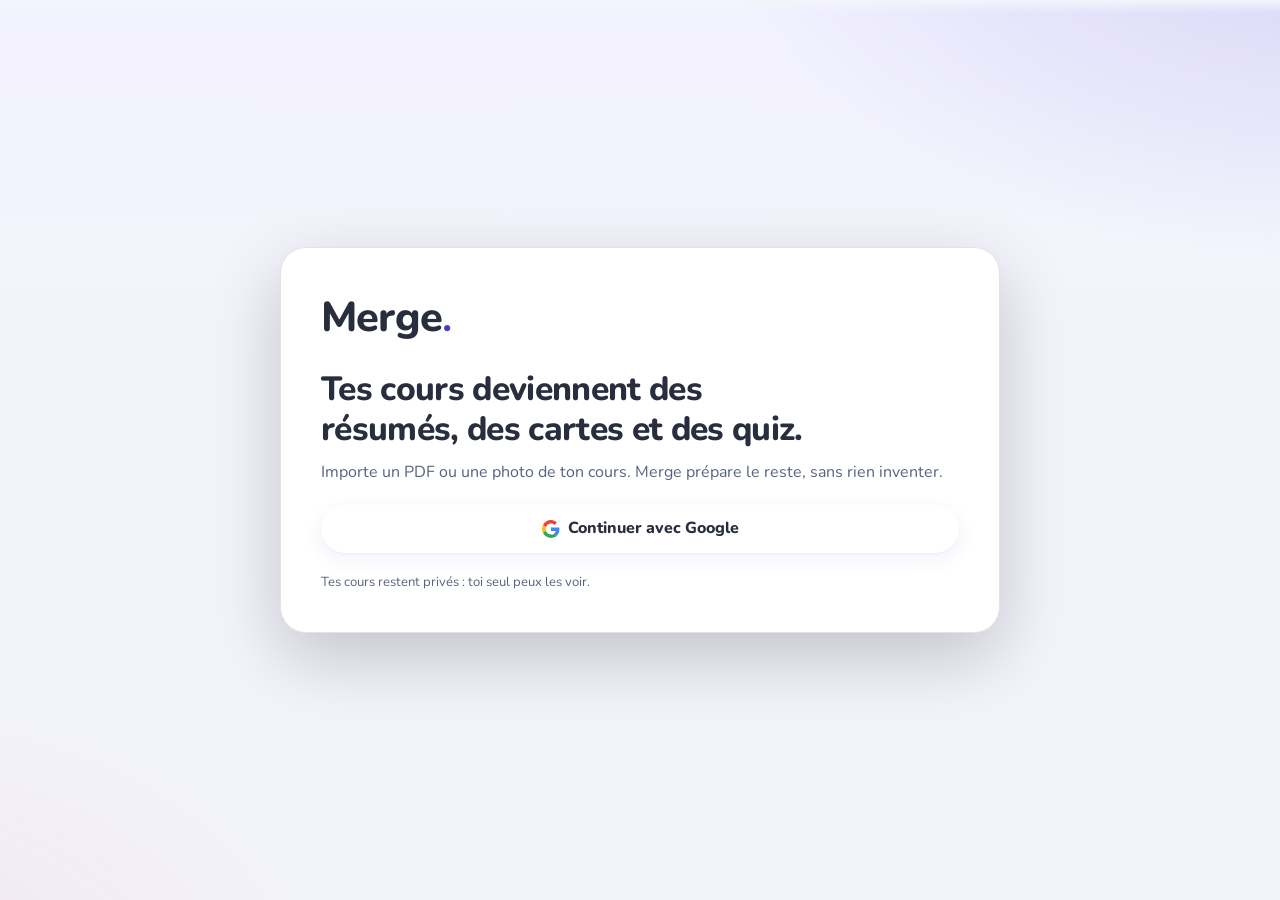
<file: index.html>
<!doctype html>
<html lang="fr">
<head>
<meta charset="utf-8">
<meta name="viewport" content="width=device-width,initial-scale=1,viewport-fit=cover">
<title>Merge.</title>
<meta name="theme-color" content="#4b39c8">
<meta name="apple-mobile-web-app-capable" content="yes">
<meta name="apple-mobile-web-app-title" content="Merge.">
<link rel="manifest" href="manifest.webmanifest">
<link rel="icon" href="icons/icon.svg" type="image/svg+xml">
<link rel="apple-touch-icon" sizes="180x180" href="icons/apple-touch-icon.png">
<link rel="icon" href="icons/icon-192.png" type="image/png" sizes="192x192">
<link rel="preconnect" href="https://fonts.googleapis.com">
<link rel="stylesheet" href="https://fonts.googleapis.com/css2?family=Nunito:wght@500;600;700;800&display=swap">
<link rel="stylesheet" href="css/app.css">
<link rel="preload" href="js/app.js" as="script">
</head>
<body>
<div class="app" id="app"></div>
<nav class="tabs" id="tabs" hidden aria-label="Navigation principale"></nav>
<div class="toast" id="toast" hidden role="status"></div>
<script src="vendor/supabase.js"></script>
<script src="vendor/ts-fsrs.js"></script>
<script src="js/config.js"></script>
<script src="js/app.js"></script>
</body>
</html>
</file>
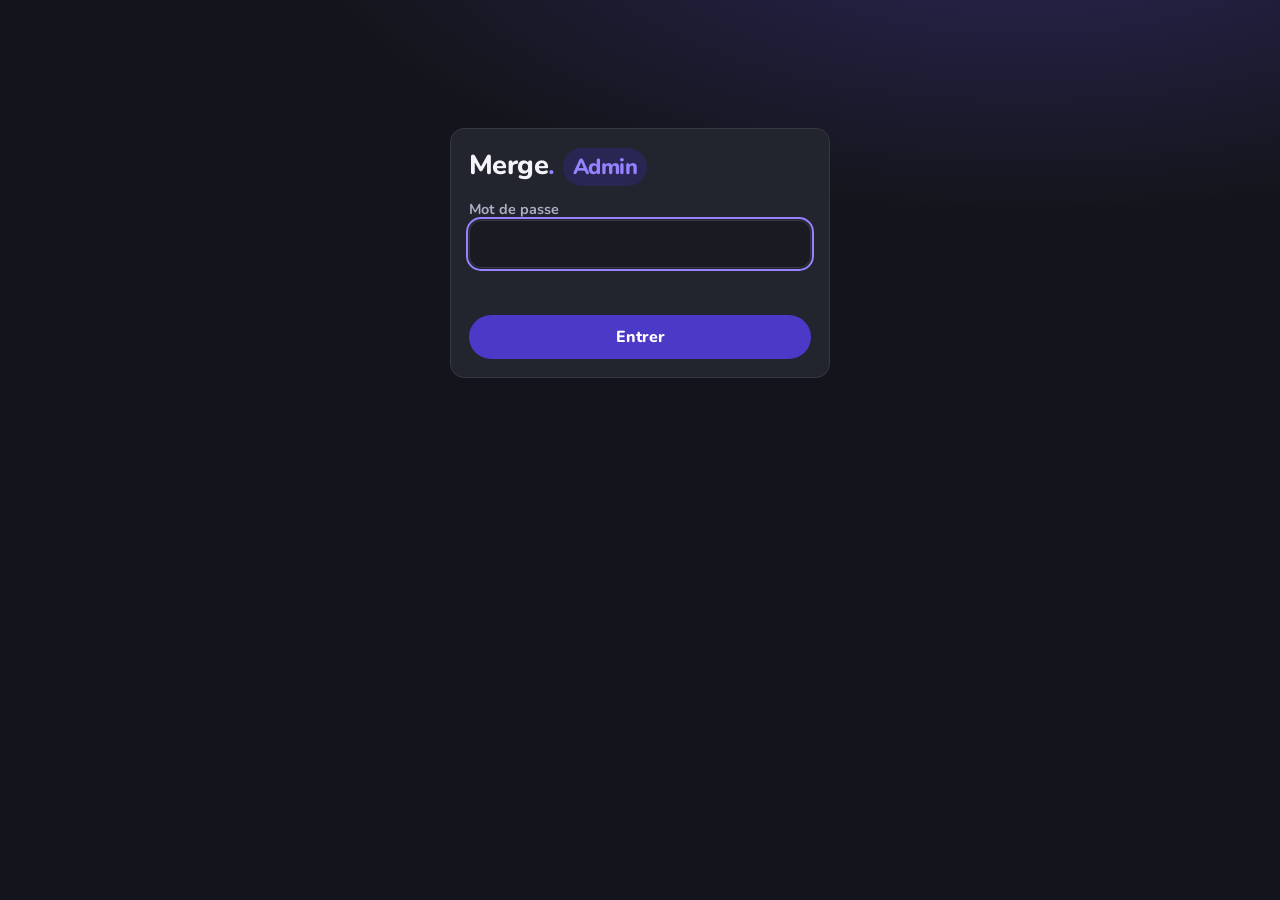
<file: admin/index.html>
<!doctype html>
<html lang="fr">
<head>
<meta charset="utf-8">
<meta name="viewport" content="width=device-width, initial-scale=1, viewport-fit=cover">
<meta name="robots" content="noindex, nofollow">
<title>Merge. Admin</title>
<link rel="preconnect" href="https://fonts.googleapis.com">
<link rel="stylesheet" href="https://fonts.googleapis.com/css2?family=Nunito:wght@400;600;700;800&display=swap">
<style>
:root{--bg:#14151c;--card:#22242e;--line:#343744;--fg:#f4f5f8;--muted:#a9afc2;--accent:#9483ff;--btn:#4b39c8;--soft:#2a2654;--ok:#2bbf8a;--red:#ff8589;color-scheme:dark}
*{box-sizing:border-box}
body{margin:0;background:radial-gradient(1200px 500px at 80% -10%,#2a2654 0,transparent 60%),var(--bg);color:var(--fg);font-family:"Nunito",system-ui,-apple-system,"Segoe UI",Roboto,sans-serif;min-height:100vh}
.wrap{max-width:1280px;margin:0 auto;padding:20px 16px 60px}
.logo{font-weight:800;font-size:1.7em;letter-spacing:-.02em}.logo b{color:var(--accent)}
.top{display:flex;align-items:center;justify-content:space-between;gap:12px;flex-wrap:wrap;margin-bottom:18px}
.tag{font-size:.8em;font-weight:800;color:var(--accent);background:var(--soft);border-radius:99px;padding:4px 10px;margin-left:8px;vertical-align:middle}
.card{background:var(--card);border:1px solid var(--line);border-radius:14px;padding:18px}
.login{max-width:380px;margin:12vh auto 0;display:flex;flex-direction:column;gap:14px}
label{font-weight:700;font-size:.9em;color:var(--muted)}
input{width:100%;min-height:48px;border-radius:12px;border:1px solid var(--line);background:#191a22;color:var(--fg);font:inherit;padding:0 14px}
input:focus{outline:2px solid var(--accent);outline-offset:1px}
.btn{min-height:44px;border:0;border-radius:99px;background:var(--btn);color:#fff;font:inherit;font-weight:800;padding:0 20px;cursor:pointer}
.btn.ghost{background:transparent;border:1px solid var(--line);color:var(--fg)}
.btn:hover{filter:brightness(1.1)}
.err{color:var(--red);font-weight:700;min-height:1.2em;margin:0}
.kpis{display:grid;grid-template-columns:repeat(auto-fit,minmax(170px,1fr));gap:12px;margin-bottom:16px}
.kpi b{display:block;font-size:1.7em;font-weight:800}.kpi span{color:var(--muted);font-size:.9em;font-weight:700}
.bar{display:flex;gap:10px;flex-wrap:wrap;align-items:center;margin-bottom:12px}.bar input{max-width:320px}
.muted{color:var(--muted)}.small{font-size:.85em}
table{width:100%;border-collapse:collapse}
th{font-size:.78em;text-transform:uppercase;letter-spacing:.04em;color:var(--muted);text-align:left;padding:10px 10px;border-bottom:1px solid var(--line);white-space:nowrap}
th button{all:unset;cursor:pointer;min-height:44px;display:inline-flex;align-items:center;gap:4px}
th button[aria-sort]{color:var(--accent)}
td{padding:12px 10px;border-bottom:1px solid var(--line);vertical-align:top}
tr:hover td{background:#262836}
td.n{font-variant-numeric:tabular-nums;white-space:nowrap}
.who b{display:block}.who span{color:var(--muted);font-size:.85em;word-break:break-all}
.dot{display:inline-block;width:8px;height:8px;border-radius:50%;background:var(--line);margin-right:6px}.dot.on{background:var(--ok)}
.list{display:none}
@media (max-width:860px){.tablewrap{display:none}.list{display:flex;flex-direction:column;gap:10px}
  .u{display:grid;grid-template-columns:1fr 1fr;gap:8px 14px}.u .who{grid-column:1/-1}.u div span{display:block;color:var(--muted);font-size:.78em;font-weight:700;text-transform:uppercase;letter-spacing:.03em}}
</style>
</head>
<body>
<div class="wrap" id="root"></div>
<script src="../js/config.js"></script>
<script>
(function () {
  const C = window.CONFIG, root = document.getElementById("root"), KEY = "merge.adminpw";
  const esc = s => String(s == null ? "" : s).replace(/[&<>"']/g, c => ({ "&": "&amp;", "<": "&lt;", ">": "&gt;", '"': "&quot;", "'": "&#39;" }[c]));
  const dur = s => { s = Math.round(s || 0); if (s < 60) return s ? s + " s" : "0"; const h = Math.floor(s / 3600), m = Math.floor(s % 3600 / 60); return h ? h + " h " + String(m).padStart(2, "0") : m + " min"; };
  const ago = d => { if (!d) return "jamais"; const t = (Date.now() - Date.parse(d)) / 1000; if (t < 120) return "à l'instant"; if (t < 3600) return "il y a " + Math.round(t / 60) + " min"; if (t < 86400) return "il y a " + Math.round(t / 3600) + " h"; if (t < 86400 * 30) return "il y a " + Math.round(t / 86400) + " j"; return new Date(d).toLocaleDateString("fr-FR"); };
  const full = d => d ? new Date(d).toLocaleString("fr-FR", { dateStyle: "medium", timeStyle: "short" }) : "";
  let pw = ""; try { pw = sessionStorage.getItem(KEY) || ""; } catch (e) { pw = ""; }
  let data = null, q = "", sort = ["last", -1];
  async function load(payload) {
    const r = await fetch(C.SUPABASE_URL + "/functions/v1/admin", { method: "POST", headers: { "x-admin-password": pw, "Content-Type": "application/json", apikey: C.SUPABASE_PUBLISHABLE_KEY }, body: JSON.stringify(payload || {}) });
    const j = await r.json().catch(() => ({}));
    if (r.status === 401) { try { sessionStorage.removeItem(KEY); } catch (e) { /* rien */ } throw new Error("Mot de passe incorrect."); }
    if (!r.ok) throw new Error(j.detail || "Chargement impossible.");
    return j;
  }
  function login(msg) {
    root.innerHTML = `<form class="card login" id="lf"><div class="logo">Merge<b>.</b><span class="tag">Admin</span></div><div><label for="pw">Mot de passe</label><input id="pw" type="password" autocomplete="current-password" autofocus></div><p class="err" id="er">${esc(msg || "")}</p><button class="btn">Entrer</button></form>`;
    document.getElementById("lf").onsubmit = async e => { e.preventDefault(); pw = document.getElementById("pw").value; document.getElementById("er").textContent = "Vérification…"; try { data = await load(); try { sessionStorage.setItem(KEY, pw); } catch (er) { /* rien */ } draw(); } catch (er) { document.getElementById("er").textContent = er.message; } };
  }
  const COLS = [["name", "Élève", u => (u.name || u.email || "").toLowerCase()], ["last", "Dernière connexion", u => u.last_seen_at || ""], ["d", "Aujourd'hui", u => u.screen.d], ["w", "Semaine", u => u.screen.w], ["m", "Mois", u => u.screen.m], ["all", "À vie", u => u.screen.all], ["ai", "Requêtes IA", u => u.ai.all], ["cards", "Cartes", u => u.cards]];
  // Cadeaux en vrai de la boutique : comptes autorisés et demandes à offrir.
  const GIFTN = { bisou: "Un gros bisou", gout: "Ramzi goûte un truc qu'il n'aime pas", cocazero: "Un Coca Zéro", icedtea: "Un Ice Tea", milkyway: "Un Milky Way", kinder: "Des Kinder", redbull: "Une Red Bull pêche", bretznature: "Des chips Bretz crêpe nature", bretzpesto: "Des chips Bretz pesto mozzarella", reeses: "Des Reese's", massage: "Un massage", tacoscoq: "Un tacos aux coquillettes", crepes: "Des crêpes maison à l'El Mordjene", kazdal: "Un repas à la Kazdalerie", tasty: "Un Tasty Crousty", blackwhite: "Un Black and White", pizza: "Une pizza lyonnaise à la Tasty Pizza", cinema: "Une place de cinéma", balade: "Une balade en voiture", surprise: "La surprise" };
  function giftsHtml(us) {
    const g = data.gifts || { ready: false, access: [], claims: [] }, nm = id => { const u = us.find(x => x.id === id); return u ? (u.name || u.email) : "(compte supprimé)"; };
    if (!g.ready) return `<div class="card" style="margin-bottom:16px"><b>Cadeaux en vrai</b><p class="small muted">Les tables des cadeaux ne sont pas encore créées dans la base.</p></div>`;
    const pend = g.claims.filter(c => !c.given_at), done = g.claims.filter(c => c.given_at);
    return `<div class="card gifts" style="margin-bottom:16px;display:flex;flex-direction:column;gap:12px"><b style="font-size:1.15em">Cadeaux en vrai</b>
      <p class="small muted" style="margin:0">Seuls les comptes activés ici voient les 20 cadeaux en vrai dans leur boutique. Chaque cadeau échangé apparaît ci-dessous dans « À offrir », avec le numéro du bon.</p>
      <div class="bar" style="margin:0"><select id="gu" aria-label="Compte à activer" style="min-height:44px;border-radius:12px;background:#191a22;color:var(--fg);border:1px solid var(--line);padding:0 10px;font:inherit;max-width:320px">${us.filter(u => !g.access.includes(u.id)).map(u => `<option value="${esc(u.id)}">${esc(u.name || u.email)}${u.name ? " · " + esc(u.email) : ""}</option>`).join("")}</select><button class="btn" id="gon">Activer les cadeaux</button></div>
      ${g.access.length ? `<div>${g.access.map(id => `<div class="bar" style="margin:0 0 6px"><span class="dot on"></span><b>${esc(nm(id))}</b><button class="btn ghost" data-goff="${esc(id)}">Retirer</button></div>`).join("")}</div>` : `<p class="small muted" style="margin:0">Aucun compte activé.</p>`}
      <b>À offrir (${pend.length})</b>${pend.length ? pend.map(c => `<div class="bar" style="margin:0"><span><b>${esc(GIFTN[c.gift] || c.gift)}</b> pour ${esc(nm(c.user_id))} <span class="small muted">· bon N° ${esc(String(c.id).slice(0, 8).toUpperCase())} · ${c.price} pièces · demandé ${esc(ago(c.created_at))}</span></span><button class="btn" data-given="${esc(c.id)}">Marquer comme offert</button></div>`).join("") : `<p class="small muted" style="margin:0">Aucune demande en attente.</p>`}
      ${done.length ? `<details><summary class="small muted" style="min-height:44px;display:flex;align-items:center;cursor:pointer">Déjà offerts (${done.length})</summary>${done.map(c => `<div class="small" style="padding:6px 0">${esc(GIFTN[c.gift] || c.gift)} pour ${esc(nm(c.user_id))} · offert ${esc(full(c.given_at))}</div>`).join("")}</details>` : ""}</div>`;
  }
  async function act(payload) { try { await load(payload); data = await load(); draw(); } catch (e) { alert(e.message); } }
  function draw() {
    const us = data.users, now = Date.now(), active = us.filter(u => u.last_seen_at && now - Date.parse(u.last_seen_at) < 86400000).length;
    const tot = k => us.reduce((a, u) => a + u.screen[k], 0), aiAll = us.reduce((a, u) => a + u.ai.all, 0), aiDay = us.reduce((a, u) => a + u.ai.d, 0);
    const col = COLS.find(c => c[0] === sort[0]);
    const rows = us.filter(u => !q || (u.name + " " + u.email + " " + u.classe).toLowerCase().includes(q)).sort((a, b) => { const x = col[2](a), y = col[2](b); return (x > y ? 1 : x < y ? -1 : 0) * sort[1]; });
    const live = u => u.last_seen_at && now - Date.parse(u.last_seen_at) < 180000;
    root.innerHTML = `<div class="top"><div class="logo">Merge<b>.</b><span class="tag">Admin</span></div><div class="bar" style="margin:0"><button class="btn ghost" id="rf">Actualiser</button><button class="btn ghost" id="lo">Se déconnecter</button></div></div>
      <div class="kpis"><div class="card kpi"><b>${us.length}</b><span>élèves inscrits</span></div><div class="card kpi"><b>${active}</b><span>actifs sur 24 h</span></div><div class="card kpi"><b>${dur(tot("d"))}</b><span>temps d'écran aujourd'hui</span></div><div class="card kpi"><b>${dur(tot("all"))}</b><span>temps d'écran total</span></div><div class="card kpi"><b>${aiAll}</b><span>requêtes IA au total (${aiDay} aujourd'hui)</span></div>${data.voix ? `<div class="card kpi"><b>${Math.round(data.voix.chars / 1000)} k / ${Math.round(data.voix.limit / 1000)} k</b><span>caractères lus par la voix Merge ce mois (gratuit jusqu'à 1 million)</span></div>` : ""}</div>
      ${giftsHtml(us)}
      <div class="bar"><input id="q" type="search" placeholder="Chercher un nom, un mail, une classe" value="${esc(q)}" aria-label="Chercher"><span class="small muted">Mis à jour ${esc(full(data.generated_at))}</span></div>
      <div class="card tablewrap" style="padding:0;overflow-x:auto"><table><thead><tr>${COLS.map(c => `<th><button data-s="${c[0]}"${sort[0] === c[0] ? ` aria-sort="${sort[1] > 0 ? "ascending" : "descending"}"` : ""}>${c[1]}${sort[0] === c[0] ? (sort[1] > 0 ? " ↑" : " ↓") : ""}</button></th>`).join("")}</tr></thead><tbody>
      ${rows.map(u => `<tr><td class="who"><b><span class="dot${live(u) ? " on" : ""}"></span>${esc(u.name || "(sans nom)")}</b><span>${esc(u.email)}</span><span>${esc(u.classe)}</span></td><td><span title="${esc(full(u.last_seen_at))}">${esc(ago(u.last_seen_at))}</span><div class="small muted">${esc(u.last_seen_place || "lieu inconnu")}</div></td><td class="n">${dur(u.screen.d)}</td><td class="n">${dur(u.screen.w)}</td><td class="n">${dur(u.screen.m)}</td><td class="n">${dur(u.screen.all)}</td><td class="n">${u.ai.all}${u.ai.d ? ` <span class="small muted">(${u.ai.d} auj.)</span>` : ""}</td><td class="n">${u.cards}<div class="small muted">${u.chapters} chap.</div></td></tr>`).join("") || `<tr><td colspan="8" class="muted">Aucun élève.</td></tr>`}</tbody></table></div>
      <div class="list">${rows.map(u => `<div class="card u"><div class="who"><b><span class="dot${live(u) ? " on" : ""}"></span>${esc(u.name || "(sans nom)")}</b><span>${esc(u.email)}${u.classe ? " · " + esc(u.classe) : ""}</span></div><div><span>Dernière connexion</span>${esc(ago(u.last_seen_at))}<div class="small muted">${esc(u.last_seen_place || "lieu inconnu")}</div></div><div><span>Requêtes IA</span>${u.ai.all}${u.ai.d ? " (" + u.ai.d + " auj.)" : ""}</div><div><span>Aujourd'hui</span>${dur(u.screen.d)}</div><div><span>Semaine</span>${dur(u.screen.w)}</div><div><span>Mois</span>${dur(u.screen.m)}</div><div><span>À vie</span>${dur(u.screen.all)}</div></div>`).join("")}</div>
      <p class="small muted">Temps d'écran : compté quand l'appli est ouverte et visible, envoyé chaque minute. Lieu : appareil, navigateur et fuseau horaire (pas de géolocalisation). Point vert : actif dans les 3 dernières minutes.</p>`;
    document.querySelectorAll("[data-s]").forEach(b => b.onclick = () => { const k = b.dataset.s; sort = sort[0] === k ? [k, -sort[1]] : [k, k === "name" ? 1 : -1]; draw(); });
    const qi = document.getElementById("q"); qi.oninput = () => { q = qi.value.trim().toLowerCase(); const pos = qi.selectionStart; draw(); const n = document.getElementById("q"); n.focus(); n.setSelectionRange(pos, pos); };
    if (document.getElementById("gon")) document.getElementById("gon").onclick = () => { const v = document.getElementById("gu").value; if (v) act({ action: "gift_access", user: v, on: true }); };
    document.querySelectorAll("[data-goff]").forEach(b => b.onclick = () => { if (confirm("Retirer l'accès aux cadeaux pour ce compte ?")) act({ action: "gift_access", user: b.dataset.goff, on: false }); });
    document.querySelectorAll("[data-given]").forEach(b => b.onclick = () => act({ action: "gift_given", id: b.dataset.given }));
    document.getElementById("rf").onclick = async () => { try { data = await load(); draw(); } catch (e) { login(e.message); } };
    document.getElementById("lo").onclick = () => { try { sessionStorage.removeItem(KEY); } catch (e) { /* rien */ } pw = ""; login(); };
  }
  if (pw) load().then(d => { data = d; draw(); }).catch(e => login(e.message)); else login();
})();
</script>
</body>
</html>
</file>
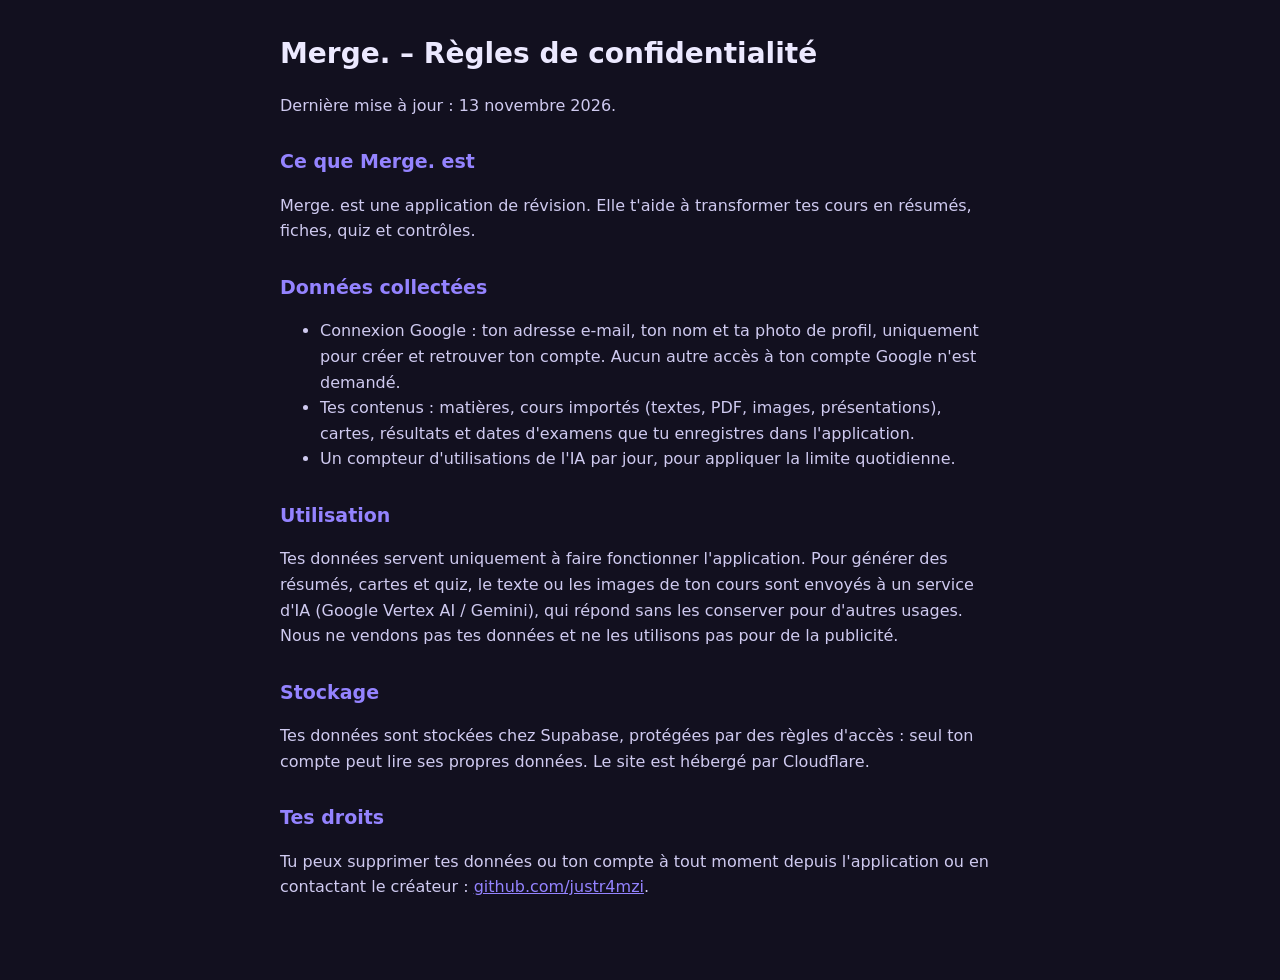
<file: privacy.html>
<!doctype html>
<html lang="fr">
<head>
<meta charset="utf-8">
<meta name="viewport" content="width=device-width,initial-scale=1">
<title>Confidentialité – Merge.</title>
<style>
body{margin:0;background:#12101f;color:#ece9ff;font:16px/1.6 Nunito,system-ui,sans-serif}
main{max-width:720px;margin:0 auto;padding:32px 16px 64px}
h1{font-size:28px;margin:0 0 8px}h2{font-size:19px;margin:28px 0 6px;color:#9483ff}
a{color:#9483ff}p,li{color:#cfcaf0}
</style>
</head>
<body>
<main>
<h1>Merge. – Règles de confidentialité</h1>
<p>Dernière mise à jour : 13 novembre 2026.</p>

<h2>Ce que Merge. est</h2>
<p>Merge. est une application de révision. Elle t'aide à transformer tes cours en résumés, fiches, quiz et contrôles.</p>

<h2>Données collectées</h2>
<ul>
<li>Connexion Google : ton adresse e-mail, ton nom et ta photo de profil, uniquement pour créer et retrouver ton compte. Aucun autre accès à ton compte Google n'est demandé.</li>
<li>Tes contenus : matières, cours importés (textes, PDF, images, présentations), cartes, résultats et dates d'examens que tu enregistres dans l'application.</li>
<li>Un compteur d'utilisations de l'IA par jour, pour appliquer la limite quotidienne.</li>
</ul>

<h2>Utilisation</h2>
<p>Tes données servent uniquement à faire fonctionner l'application. Pour générer des résumés, cartes et quiz, le texte ou les images de ton cours sont envoyés à un service d'IA (Google Vertex AI / Gemini), qui répond sans les conserver pour d'autres usages. Nous ne vendons pas tes données et ne les utilisons pas pour de la publicité.</p>

<h2>Stockage</h2>
<p>Tes données sont stockées chez Supabase, protégées par des règles d'accès : seul ton compte peut lire ses propres données. Le site est hébergé par Cloudflare.</p>

<h2>Tes droits</h2>
<p>Tu peux supprimer tes données ou ton compte à tout moment depuis l'application ou en contactant le créateur : <a href="https://github.com/justr4mzi">github.com/justr4mzi</a>.</p>
</main>
</body>
</html>
</file>
<file: css/app.css>
/* Merge. : colonne d'appli mobile (max 520px). Clair = fond gris-bleu, cartes blanches, accent violet #4b39c8. Sombre = tuiles teintées, accents #4b39c8 et #9483ff. */
:root{
  --bg:#f6f7fb; --card:#ffffff; --line:#e3e6ef; --fg:#282e3e; --muted:#586380;
  --accent:#4b39c8; --accent-fg:#ffffff; --accent-soft:#edefff; --accent-ink:#3a2aa8;
  --btn-bg:#4b39c8; --btn-fg:#ffffff;
  --today-bg:#4b39c8; --today-fg:#ffffff; --today-muted:#dcd8ff; --today-btn-bg:#ffffff; --today-btn-fg:#282e3e;
  --chip-bg:#ffcd1f; --chip-fg:#282e3e; --banner:#f1e8ff; --track:#e2e5ee;
  --peach-bg:#ffe6cf; --peach-ink:#8a4a0f; --mint-bg:#cdf5e4; --mint-ink:#0b6b4c; --mint-solid:#12885f;
  --p1:var(--card); --p2:var(--card); --p3:var(--card); --p4:var(--card); --icon:var(--accent);
  --red:#b3261e; --red-bg:#fde7e7; --red-solid:#d8404a; --tint:7%;
  --radius:12px; --shadow:0 1px 2px rgba(40,46,62,.06),0 2px 8px rgba(40,46,62,.06);
  --font:"Nunito",system-ui,-apple-system,"Segoe UI",Roboto,sans-serif;
}
@media (prefers-color-scheme:dark){:root:not([data-theme="light"]){
  --bg:#14151c; --card:#22242e; --line:#343744; --fg:#f4f5f8; --muted:#a9afc2;
  --accent:#9483ff; --accent-fg:#14151c; --accent-soft:#2a2654; --accent-ink:#cfc8ff;
  --btn-bg:#4b39c8; --btn-fg:#ffffff;
  --today-bg:#4b39c8; --today-fg:#ffffff; --today-muted:#dcd8ff; --today-btn-bg:#ffffff; --today-btn-fg:#1a1d28;
  --chip-bg:#1f4d3d; --chip-fg:#a8f0d6; --banner:#2c2647; --track:#343744;
  --peach-bg:#3a2a1d; --peach-ink:#ffc999; --mint-bg:#163529; --mint-ink:#9be8c9; --mint-solid:#2bbf8a;
  --p1:#1d4a5c; --p2:#4a2a5c; --p3:#1f4d3d; --p4:#5c3d1f; --icon:#f4f5f8;
  --red:#ff8589; --red-bg:#3d1f24; --red-solid:#d8404a; --tint:16%;
  --shadow:none; color-scheme:dark}}
:root[data-theme="dark"]{
  --bg:#14151c; --card:#22242e; --line:#343744; --fg:#f4f5f8; --muted:#a9afc2;
  --accent:#9483ff; --accent-fg:#14151c; --accent-soft:#2a2654; --accent-ink:#cfc8ff;
  --btn-bg:#4b39c8; --btn-fg:#ffffff;
  --today-bg:#4b39c8; --today-fg:#ffffff; --today-muted:#dcd8ff; --today-btn-bg:#ffffff; --today-btn-fg:#1a1d28;
  --chip-bg:#1f4d3d; --chip-fg:#a8f0d6; --banner:#2c2647; --track:#343744;
  --peach-bg:#3a2a1d; --peach-ink:#ffc999; --mint-bg:#163529; --mint-ink:#9be8c9; --mint-solid:#2bbf8a;
  --p1:#1d4a5c; --p2:#4a2a5c; --p3:#1f4d3d; --p4:#5c3d1f; --icon:#f4f5f8;
  --red:#ff8589; --red-bg:#3d1f24; --red-solid:#d8404a; --tint:16%;
  --shadow:none; color-scheme:dark}
:root[data-theme="light"]{color-scheme:light}
*{box-sizing:border-box}
html,body{height:100%}
body{margin:0;background:var(--bg);color:var(--fg);font-family:var(--font);font-size:16px;line-height:1.45;-webkit-font-smoothing:antialiased;padding-top:env(safe-area-inset-top,0px)}
html[data-size="small"] body{font-size:15px} html[data-size="large"] body{font-size:18px}
[hidden]{display:none!important}
.app{max-width:520px;margin:0 auto;min-height:100%;padding-block:16px calc(96px + env(safe-area-inset-bottom,0px));padding-left:max(16px,env(safe-area-inset-left,0px));padding-right:max(16px,env(safe-area-inset-right,0px));display:flex;flex-direction:column;gap:20px}
button,a,input,select,textarea{font:inherit;color:inherit}
button{cursor:pointer}
button:disabled{opacity:.5;cursor:default}
:focus-visible{outline:2px solid var(--accent);outline-offset:2px}
h1,h2,h3,p{margin:0}
h1{font-size:1.6em;font-weight:800;letter-spacing:-.01em;line-height:1.2;text-wrap:balance}
h2{font-size:1.06em;font-weight:800}
.muted{color:var(--muted)}
.small{font-size:.82em}
.row{display:flex;align-items:center;gap:12px}
.between{justify-content:space-between}
.grow{flex:1;min-width:0}
.stack{display:flex;flex-direction:column;gap:12px}
.card{background:var(--card);border-radius:var(--radius);box-shadow:var(--shadow)}
.pad{padding:18px}
.pill{display:inline-flex;align-items:center;font-size:.75em;font-weight:700;padding:3px 10px;border-radius:99px;background:var(--accent-soft);color:var(--accent-ink);white-space:nowrap}
.pill.warn{background:var(--peach-bg);color:var(--peach-ink)}
.streak{display:inline-flex;align-items:center;font-size:.82em;font-weight:800;padding:6px 12px;border-radius:99px;background:var(--chip-bg);color:var(--chip-fg)}
.iconbtn{width:44px;height:44px;border-radius:50%;border:0;background:var(--card);box-shadow:var(--shadow);display:inline-flex;align-items:center;justify-content:center;text-decoration:none;flex:none}
.btn{min-height:48px;padding:0 20px;border-radius:99px;border:0;background:var(--btn-bg);color:var(--btn-fg);font-weight:800;display:inline-flex;align-items:center;justify-content:center;gap:8px;text-decoration:none}
.btn.ghost{background:var(--card);color:var(--fg);box-shadow:var(--shadow)}
.btn.peach{background:var(--peach-bg);color:var(--peach-ink)}
.btn.sm{min-height:44px;padding:0 16px;font-size:.9em}
.gbtn{background:var(--card);color:var(--fg);box-shadow:var(--shadow)}
.linkbtn{background:none;border:0;color:var(--accent-ink);font-weight:800;min-height:44px;padding:0 4px}
.logo{font-size:1.5em;font-weight:800;letter-spacing:-.02em}
.logo b{color:var(--accent)}
.bar{height:6px;border-radius:3px;background:var(--track);overflow:hidden}
.bar i{display:block;height:100%;border-radius:3px;background:var(--accent)}
.banner{background:var(--banner);border-radius:calc(var(--radius) + 4px);padding:16px;display:flex;justify-content:space-between;align-items:center;gap:12px}
.today{padding:18px;display:flex;flex-direction:column;gap:14px;background:var(--today-bg);color:var(--today-fg)}
.today .muted{color:var(--today-muted)}
.today .bar{background:rgba(255,255,255,.25)} .today .bar i{background:#fff}
.today .btn{background:var(--today-btn-bg);color:var(--today-btn-fg)}
.big{font-size:2.1em;font-weight:800;line-height:1.1;font-variant-numeric:tabular-nums}
.subject{padding:14px 16px;display:flex;flex-direction:column;gap:10px;text-decoration:none}
.subject .bar i{background:var(--c)}
.dot{width:10px;height:10px;border-radius:50%;flex:none;background:var(--c)}
.modes{display:grid;grid-template-columns:repeat(2,minmax(0,1fr));gap:10px}
.mode{padding:14px;display:flex;align-items:center;gap:12px;font-weight:700;text-align:left;min-height:60px;text-decoration:none;border:0;width:100%}
.mode svg{color:var(--icon);flex:none}
.modes .mode:nth-child(4n+1){background:var(--p1)} .modes .mode:nth-child(4n+2){background:var(--p2)} .modes .mode:nth-child(4n+3){background:var(--p3)} .modes .mode:nth-child(4n){background:var(--p4)}
.mode span.small{display:block;font-weight:600;opacity:.75}
.term{padding:12px 16px}
.term b{display:block;font-size:.9em;font-weight:800}
.term p{font-size:.9em;color:var(--muted);margin-top:2px;white-space:pre-wrap}
.term .tools{display:flex;gap:4px;justify-content:flex-end;margin-top:6px}
.mini{min-height:44px;display:inline-flex;align-items:center;text-decoration:none;padding:0 10px;border-radius:99px;border:0;background:var(--bg);font-size:.8em;font-weight:700;color:var(--muted)}
.quote{font-size:.8em;font-style:italic;color:var(--muted);border-left:3px solid var(--track);padding-left:8px;margin-top:6px}
.counters{display:flex;justify-content:space-between;margin-inline:-16px}
.counter{font-size:.9em;font-weight:800;min-width:52px;text-align:center;padding:5px 14px;font-variant-numeric:tabular-nums}
.counter.no{border:1.5px solid var(--peach-ink);border-left:0;color:var(--peach-ink);border-radius:0 99px 99px 0}
.counter.yes{background:var(--mint-bg);color:var(--mint-ink);border-radius:99px 0 0 99px}
.session{flex:1;display:flex;flex-direction:column;gap:14px;min-height:calc(100dvh - 140px)}
.flipwrap{perspective:1200px;flex:1;min-height:320px;display:flex;padding:6px 4px;transform:rotate(-1.2deg);touch-action:pan-y}
.flip{position:relative;flex:1;border:0;background:none;padding:0;transform-style:preserve-3d;transition:transform .45s cubic-bezier(.2,.7,.2,1);text-align:left}
.flip.back{transform:rotateY(180deg)}
.face{position:absolute;inset:0;backface-visibility:hidden;-webkit-backface-visibility:hidden;display:flex;flex-direction:column;overflow:hidden;border-radius:calc(var(--radius) + 4px);box-shadow:0 4px 16px rgba(20,20,60,.12);background:var(--card)}
.face.b{transform:rotateY(180deg);border:3px solid var(--mint-solid)}
.face header{padding:10px 18px;font-size:.82em;font-weight:800;color:var(--muted)}
.face.b header{background:var(--mint-solid);color:#fff;text-align:center;font-size:.95em}
.face .txt{flex:1;display:flex;align-items:center;justify-content:center;text-align:center;padding:20px 22px;font-size:1.45em;font-weight:700;line-height:1.3;text-wrap:balance;overflow:auto}
.face.b .txt{font-size:1.15em;font-weight:600}
.face footer{padding:0 22px 14px;font-size:.8em;color:var(--muted);text-align:center}
.answers{display:grid;grid-template-columns:1fr 1fr;gap:12px}
.done{padding:28px 22px;text-align:center;display:flex;flex-direction:column;gap:14px;align-items:center}
.field{display:flex;flex-direction:column;gap:6px}
.field label,.label{font-size:.82em;font-weight:700;color:var(--muted)}
input[type=text],input[type=number],input[type=date],input[type=time],select,textarea{min-height:48px;border-radius:12px;border:1px solid var(--line);background:var(--card);padding:0 14px;width:100%}
textarea{padding:12px 14px;min-height:180px;resize:vertical;line-height:1.5}
input[type=range]{width:100%;accent-color:var(--accent);min-height:44px}
.chips{display:flex;flex-wrap:wrap;gap:8px}
.chip{min-height:44px;padding:0 16px;border-radius:99px;border:1px solid var(--line);background:var(--card);font-weight:700}
.chip[aria-pressed="true"]{background:var(--accent-soft);color:var(--accent-ink);border-color:var(--accent)}
.seg{display:flex;gap:20px;border-bottom:1px solid var(--line)}
.seg button{background:none;border:0;border-bottom:3px solid transparent;min-height:44px;padding:0 2px;font-weight:700;color:var(--muted)}
.seg button[aria-pressed="true"],.seg button[aria-selected="true"]{color:var(--fg);border-bottom-color:var(--accent)}
.drop{border:2px dashed var(--line);border-radius:16px;padding:24px 16px;display:flex;flex-direction:column;align-items:center;gap:12px;text-align:center}
.filelist{display:flex;flex-direction:column;gap:6px;font-size:.88em}
.filelist div{display:flex;justify-content:space-between;gap:8px;background:var(--card);border-radius:10px;padding:8px 12px}
.md h3{font-size:1.05em;font-weight:800;margin:16px 0 6px;display:inline-block;background:var(--accent-soft);color:var(--accent-ink);padding:1px 8px;border-radius:6px}
.md p{margin:8px 0}.md ul{margin:6px 0;padding-left:20px}.md li{margin:4px 0}
.center{min-height:70vh;display:flex;flex-direction:column;justify-content:center;gap:20px}
.tabs{position:fixed;left:0;right:0;bottom:0;background:var(--card);border-top:1px solid var(--line);display:flex;justify-content:center;padding-bottom:env(safe-area-inset-bottom,0px);padding-left:max(16px,env(safe-area-inset-left,0px));padding-right:max(16px,env(safe-area-inset-right,0px))}
.tabs a{flex:1;max-width:160px;min-height:56px;display:flex;flex-direction:column;align-items:center;justify-content:center;gap:2px;font-size:.75em;font-weight:700;color:var(--muted);text-decoration:none}
.tabs a[aria-current="page"]{color:var(--accent)}
.note{font-size:.82em;color:var(--muted)}
.err{color:var(--peach-ink);background:var(--peach-bg);border-radius:10px;padding:10px 14px;font-size:.9em}
.toast{position:fixed;left:50%;bottom:calc(76px + env(safe-area-inset-bottom,0px));transform:translateX(-50%);background:var(--fg);color:var(--bg);padding:10px 16px;border-radius:10px;font-size:.9em;font-weight:700;max-width:calc(100% - 32px);z-index:5}
@media (prefers-reduced-motion:reduce){.flip{transition:none}}

/* --- Écrans ajoutés --- */
.dotc{color:var(--accent)}
.grid{display:grid;grid-template-columns:minmax(0,1fr);gap:12px}
.tiles{display:grid;grid-template-columns:repeat(2,minmax(0,1fr));gap:10px}
.tile{padding:16px;display:flex;flex-direction:column;gap:2px}
.tile b{font-size:1.7em;font-weight:800;line-height:1.1;font-variant-numeric:tabular-nums}
.tile span{font-size:.82em;color:var(--muted)}
.bars{display:flex;align-items:flex-end;gap:6px;height:140px}
.bars div{flex:1;height:100%;display:flex;flex-direction:column;justify-content:flex-end;align-items:center;gap:4px}
.bars i{display:block;width:100%;max-width:28px;border-radius:6px 6px 2px 2px;background:var(--accent)}
.bars i.zero{background:var(--track)}
.bars span{font-size:.7em;color:var(--muted);font-variant-numeric:tabular-nums}
.cal{display:grid;grid-template-columns:repeat(7,minmax(0,1fr));gap:4px;text-align:center}
.cal .wd{font-size:.75em;font-weight:800;color:var(--muted);padding:4px 0}
.cal .day{min-height:44px;border-radius:10px;display:flex;flex-direction:column;align-items:center;justify-content:center;gap:3px;font-weight:700;font-variant-numeric:tabular-nums}
.cal .day.now{background:var(--accent-soft);color:var(--accent-ink)}
.cal .day.has{outline:2px solid var(--track)}
.cal .day i{display:flex;gap:3px;height:6px}
.cal .day i b{width:6px;height:6px;border-radius:50%}
.qtxt{font-size:1.25em;font-weight:700;line-height:1.35}
.opts{display:grid;grid-template-columns:minmax(0,1fr);gap:10px}
.opt{min-height:52px;padding:12px 14px;border-radius:12px;border:1.5px solid var(--line);background:var(--card);text-align:left;font-weight:600}
.opt.good{border-color:var(--mint-solid);background:var(--mint-bg);color:var(--mint-ink);opacity:1}
.opt.bad{border-color:var(--peach-ink);background:var(--peach-bg);color:var(--peach-ink);opacity:1}
.fb{font-weight:800;min-height:1.4em}.fb.ok{color:var(--mint-ink)}.fb.ko{color:var(--peach-ink)}
.expected{background:var(--mint-bg);color:var(--mint-ink);border-radius:12px;padding:12px 14px;font-weight:600}
.match{display:grid;grid-template-columns:repeat(2,minmax(0,1fr));gap:10px}
.tilebtn{min-height:96px;padding:12px;border:2px solid transparent;font-weight:600;font-size:.9em;text-align:center}
.tilebtn.sel{border-color:var(--accent);background:var(--accent-soft);color:var(--accent-ink)}
.tilebtn.gone{visibility:hidden}
.tilebtn.miss{border-color:var(--peach-ink);background:var(--peach-bg);color:var(--peach-ink)}
table.duo{width:100%;border-collapse:collapse;font-variant-numeric:tabular-nums}
table.duo th,table.duo td{padding:10px 8px;text-align:left;border-bottom:1px solid var(--line)}
table.duo thead th{font-size:.82em;color:var(--muted)}
table.duo td.win{font-weight:800;color:var(--accent-ink)}
.tabs .side{display:none}
.tabs a span{white-space:nowrap}
@media (max-width:899px){.tabs a{font-size:.66em}}
@media (min-width:900px){
  body:has(.tabs:not([hidden])){padding-left:240px}
  .tabs{top:0;bottom:0;right:auto;width:240px;flex-direction:column;justify-content:flex-start;align-items:stretch;border-top:0;border-right:1px solid var(--line);padding:24px 14px;gap:4px}
  .tabs .side{display:block;padding:0 14px 20px;font-size:1.7em}
  .tabs a{flex:none;max-width:none;min-height:48px;flex-direction:row;justify-content:flex-start;gap:12px;font-size:.95em;padding:0 14px;border-radius:12px}
  .tabs a[aria-current="page"]{background:var(--accent-soft);color:var(--accent-ink)}
  .app{max-width:1040px;padding-block:36px 48px;padding-inline:40px;gap:24px}
  .grid{grid-template-columns:repeat(auto-fill,minmax(280px,1fr))}
  .tiles{grid-template-columns:repeat(4,minmax(0,1fr))}
  .modes{grid-template-columns:repeat(4,minmax(0,1fr))}
  .match{grid-template-columns:repeat(4,minmax(0,1fr))}
  .opts{grid-template-columns:repeat(2,minmax(0,1fr))}
  .today{max-width:560px}
  .session,.center,.done{max-width:600px;margin-inline:auto;width:100%}
  .session{min-height:calc(100dvh - 120px)}
  .toast{bottom:28px}
  h1{font-size:1.9em}
}
a.chip{display:inline-flex;align-items:center;text-decoration:none}
.chip.swatch{padding:0;width:44px;justify-content:center;display:inline-flex;align-items:center}
.chip.swatch .dot{width:18px;height:18px}
.tutoicon{width:88px;height:88px;border-radius:50%;background:var(--accent-soft);color:var(--accent-ink);display:flex;align-items:center;justify-content:center}
.tutoicon svg{width:40px;height:40px}
.jalons{display:flex;align-items:center}
.jalons span{width:12px;height:12px;border-radius:50%;border:2px solid var(--track);background:var(--card);flex:none}
.jalons span.on{background:var(--accent);border-color:var(--accent)}
.jalons i{flex:1;height:3px;background:var(--track)}
.jalons i.on{background:var(--accent)}
.jalabels{display:flex;justify-content:space-between;font-size:.7em;color:var(--muted);margin-top:6px}
.pageimg{width:100%;border-radius:12px;border:1px solid var(--line);margin-top:8px}
.badge{display:inline-flex;align-items:center;min-height:36px;padding:0 14px;border-radius:99px;font-size:.85em;font-weight:700;background:var(--bg);color:var(--muted);border:1px dashed var(--line)}
.badge.on{background:var(--chip-bg);color:var(--chip-fg);border-style:solid;border-color:transparent}
.sheet{background:var(--card);border-radius:var(--radius);padding:24px}
.sheettable{width:100%;border-collapse:collapse;margin-top:8px;font-size:.92em}
.sheettable th,.sheettable td{text-align:left;vertical-align:top;padding:8px;border-bottom:1px solid var(--line)}
.sheettable th{width:40%;font-weight:700}


/* --- v6 : dossiers, calendrier, nouveaux modes --- */
.btn svg,.linkbtn svg,.chip svg{flex:none}
.linkbtn{display:inline-flex;align-items:center;gap:6px}
.btn.good{background:var(--mint-solid);color:#fff}
.btn.bad{background:var(--red-solid);color:#fff}
.btn.goodsel{background:var(--mint-bg);color:var(--mint-ink);opacity:1}
.pill.ghostpill{background:transparent;border:1px solid var(--line);color:var(--muted)}
.iconbtn.flat{box-shadow:none;background:var(--bg);border:0}
.iconbtn.accent{background:var(--btn-bg);color:var(--btn-fg)}
.chip.sm{font-size:.85em;padding:0 12px}
.subject{background:color-mix(in srgb,var(--c,var(--card)) var(--tint),var(--card))}
.folder{padding:16px;display:flex;flex-direction:column;gap:10px;text-decoration:none;background:color-mix(in srgb,var(--c) calc(var(--tint)*1.6),var(--card));border:1px solid color-mix(in srgb,var(--c) 40%,transparent)}
.folder svg{color:var(--c);flex:none}
.folder .bar i{background:var(--c)}
.rowlink{display:flex;align-items:center;gap:8px;padding:6px 10px 6px 14px}
.rowlink .main{flex:1;min-width:0;display:flex;align-items:center;gap:12px;min-height:52px;text-decoration:none}
.rowlink .main svg{color:var(--icon);flex:none}
.rowlink .main>span{display:flex;flex-direction:column;gap:2px;min-width:0;flex:1}
.rowlink .main b{font-weight:800;overflow-wrap:anywhere}
.rowlink .bar{display:block;margin-top:6px}
.rowlink.locked .main{opacity:.6}
.quotabox{background:var(--peach-bg);color:var(--peach-ink);border-radius:12px;padding:14px;display:flex;flex-direction:column;gap:10px;align-items:flex-start;font-weight:700;font-size:.95em}
.spin{width:36px;height:36px;border-radius:50%;border:4px solid var(--track);border-top-color:var(--accent);animation:spin 1s linear infinite}
@keyframes spin{to{transform:rotate(360deg)}}
.picker.off .cal{opacity:.35}
.cal button.day{border:0;background:none;padding:0;width:100%}
.cal button.day:disabled{opacity:.3}
.cal button.day[aria-pressed="true"]{background:var(--btn-bg);color:var(--btn-fg)}
.switch{display:flex;align-items:center;gap:10px;min-height:44px;background:none;border:0;padding:0;font-size:.88em;font-weight:700;color:var(--muted);text-align:left}
.switch i{width:40px;height:24px;border-radius:99px;background:var(--track);position:relative;flex:none;transition:background .15s}
.switch i::after{content:"";position:absolute;top:3px;left:3px;width:18px;height:18px;border-radius:50%;background:#fff;transition:transform .15s}
.switch[aria-checked="true"] i{background:var(--accent)}
.switch[aria-checked="true"] i::after{transform:translateX(16px)}
.switch[aria-checked="true"]{color:var(--fg)}
.face #mnemo{padding:0 18px}
.mnemo{font-size:.82em;background:var(--accent-soft);color:var(--accent-ink);border-radius:10px;padding:8px 10px;margin-bottom:8px;text-align:left}
.copie{line-height:2.2}
.sent{display:inline;border:0;background:var(--bg);border-radius:8px;padding:9px 6px;text-align:left;box-decoration-break:clone;-webkit-box-decoration-break:clone}
.sent[aria-pressed="true"]{background:var(--accent-soft);color:var(--accent-ink);outline:2px solid var(--accent)}
.sent:disabled{opacity:1}
.sent.found{background:var(--mint-bg);color:var(--mint-ink);outline:2px solid var(--mint-solid);text-decoration:line-through}
.sent.missed{background:var(--red-bg);color:var(--red);outline:2px solid var(--red-solid)}
.sent.alarm{background:var(--peach-bg);color:var(--peach-ink);outline:2px dashed var(--peach-ink)}
.fix{display:flex;flex-direction:column;gap:6px;padding:8px 0;border-top:1px solid var(--line)}
.fix s{color:var(--red)}
mark.hl{border-radius:5px;padding:1px 3px;color:inherit}
mark.hl.ok{background:var(--mint-bg);color:var(--mint-ink)}
mark.hl.ko{background:var(--red-bg);color:var(--red);text-decoration:underline wavy}
mark.hl.warn{background:var(--peach-bg);color:var(--peach-ink)}
.legend{display:flex;flex-wrap:wrap;gap:12px;font-size:.82em;color:var(--muted)}
.recall{white-space:pre-wrap;line-height:1.8}
ul.plain{margin:0;padding-left:20px;display:flex;flex-direction:column;gap:6px}
.stars{display:flex;gap:6px}
.stars i{width:18px;height:18px;border-radius:50%;background:var(--track)}
.stars i.on{background:var(--accent)}
.bubble{padding:12px 14px;border-radius:16px;max-width:92%}
.bubble.me{align-self:flex-end;background:var(--btn-bg);color:var(--btn-fg);border-bottom-right-radius:4px;font-weight:600}
.bubble.card{align-self:flex-start;border-bottom-left-radius:4px}
.concret{display:flex;flex-direction:column;gap:6px;margin-top:8px;padding-top:8px;border-top:1px solid var(--line)}
.transcript{min-height:3em;background:var(--bg);border-radius:12px;padding:10px 12px}
.transcript i{color:var(--muted)}
.btn.rec{background:var(--red-solid);color:#fff}
.inner{background:var(--bg);box-shadow:none}
.tiles .tile{background:var(--bg);border-radius:12px}
.bossbox{display:flex;align-items:center;gap:14px;background:var(--card);border-radius:var(--radius);box-shadow:var(--shadow);padding:14px}
.boss{width:84px;height:77px;color:#4b39c8;flex:none}
.boss.hit{animation:hit .4s}
.boss.atk{animation:atk .4s}
.boss.dead{opacity:.45;transform:rotate(12deg)}
.done .boss{width:120px;height:110px}
@keyframes hit{30%{transform:translateX(8px) rotate(6deg);color:var(--red-solid)}}
@keyframes atk{40%{transform:scale(1.15)}}
.bar.hp{height:12px;border-radius:6px}
.bar.hp i{background:var(--red-solid);border-radius:6px;transition:width .3s}
.shields{display:inline-flex;gap:2px}
.shields i{color:var(--track);display:inline-flex}
.shields i.on{color:var(--accent)}
.expected.neutral{background:var(--accent-soft);color:var(--accent-ink)}
.expected.veiled{background:var(--bg);color:var(--muted);font-weight:500}
.flashq.okflash{animation:okf .35s}
.flashq.koflash{animation:kof .35s}
@keyframes okf{from{box-shadow:0 0 0 4px var(--mint-solid)}}
@keyframes kof{from{box-shadow:0 0 0 4px var(--red-solid)}}
.vshead{display:flex;align-items:center;justify-content:center;gap:12px;text-align:center;font-size:1.1em}
.vshead span{font-size:.75em;font-weight:800;background:var(--btn-bg);color:var(--btn-fg);border-radius:99px;padding:4px 10px}
.scrollx{overflow-x:auto}
table.vs{width:100%;border-collapse:collapse;font-size:.9em}
table.vs th,table.vs td{padding:10px 8px;text-align:left;vertical-align:top;border-bottom:1px solid var(--line);overflow-wrap:anywhere}
table.vs thead th{color:var(--accent-ink);background:var(--accent-soft)}
table.vs tbody th{color:var(--muted);font-size:.9em;width:26%}
.enonce{white-space:pre-wrap}
.hint{background:var(--accent-soft);color:var(--accent-ink);border-radius:12px;padding:10px 14px}
.solution{background:var(--mint-bg);color:var(--mint-ink);border-radius:12px;padding:10px 14px;white-space:pre-wrap}
.solution ol{margin:6px 0;padding-left:22px;white-space:normal}
.mindmap{width:100%;height:60vh;min-height:320px;background:var(--card);border-radius:var(--radius);box-shadow:var(--shadow);touch-action:none;cursor:grab;user-select:none;-webkit-user-select:none;display:block}
.mlink{fill:none;stroke:var(--line);stroke-width:2}
.mnode{cursor:pointer}
.mnode rect{fill:var(--bg);stroke:var(--line);stroke-width:1.5}
.mnode text{fill:var(--fg);font-size:13px;font-weight:700;font-family:var(--font)}
.mnode.d0 rect{fill:#4b39c8;stroke:#4b39c8}
.mnode.d0 text{fill:#fff}
.mnode.d1 rect{fill:var(--accent-soft);stroke:var(--accent)}
.mnode.d1 text{fill:var(--accent-ink)}
.mnode.sel rect{stroke:var(--accent);stroke-width:3.5}
.mnode:focus-visible{outline:none}
.mnode:focus-visible rect{stroke:var(--fg);stroke-width:3.5}
.mtog{fill:var(--card);stroke:var(--line);stroke-width:1.5}
.mtogi{fill:none;stroke:var(--fg);stroke-width:2;stroke-linecap:round}
.clozetxt{font-size:1.15em;font-weight:600;line-height:2.6}
.blank{min-width:72px;min-height:44px;border-radius:10px;border:2px dashed var(--accent);background:var(--accent-soft);color:var(--accent-ink);font-weight:800;padding:0 10px;vertical-align:middle}
.blank.full{border-style:solid}
.blank.ok{border-color:var(--mint-solid);background:var(--mint-bg);color:var(--mint-ink);opacity:1}
.blank.ko{border-color:var(--red-solid);background:var(--red-bg);color:var(--red);opacity:1;text-decoration:line-through}
.fixw{color:var(--mint-ink);font-weight:800}
.chip.pillw{background:var(--accent-soft);color:var(--accent-ink);border-color:transparent}
.given{color:var(--muted)}
.given .label{display:block}
.player .qtxt{min-height:2.7em}
.sheet{background:var(--card);border-radius:var(--radius);padding:24px}
.sheettable{width:100%;border-collapse:collapse;margin-top:8px;font-size:.92em}
.a4wrap{display:flex;flex-direction:column;gap:16px;align-items:center}
.synth{width:100%;background:var(--card);border-radius:var(--radius);box-shadow:var(--shadow);padding:20px;display:grid;grid-template-columns:minmax(0,1fr);gap:14px}
.synth header{display:flex;justify-content:space-between;align-items:baseline;gap:12px;border-bottom:3px solid var(--c);padding-bottom:8px;font-size:.82em;font-weight:800;color:var(--muted)}
.synth header h1{font-size:1.5em;color:var(--fg);text-align:center}
.synth section{border:1px solid var(--line);border-radius:10px;padding:10px 12px;break-inside:avoid}
.synth section.warn{border-color:var(--peach-ink)}
.synth h2{font-size:.82em;text-transform:uppercase;letter-spacing:.04em;color:var(--accent-ink);margin-bottom:6px}
.synth ul{margin:0;padding-left:18px}
.synth dl{margin:0;display:flex;flex-direction:column;gap:5px}
.synth dt{font-weight:800;display:inline}
.synth dt::after{content:" : "}
.synth dd{display:inline;margin:0}
.synth .formules dd{font-family:ui-monospace,Menlo,Consolas,monospace;font-size:.95em}
.a4.planche{width:100%;max-width:560px;aspect-ratio:194/281;background:#fff;color:#111;box-shadow:var(--shadow);container-type:inline-size;display:flex;flex-direction:column;border-radius:4px}
.pgrid{flex:1;display:grid;grid-template-columns:1fr 1fr;grid-template-rows:repeat(4,1fr)}
.pc{position:relative;border:1px dashed #9aa0b4;display:flex;align-items:center;justify-content:center;text-align:center;padding:5%;overflow:hidden;font-size:3.4cqw;font-weight:700;line-height:1.25}
.pc p{overflow-wrap:anywhere}
.pc.a{font-weight:600}
.pc.m{font-size:2.8cqw}.pc.s{font-size:2.3cqw}.pc.xs{font-size:1.8cqw}
.pcn{position:absolute;top:3%;left:4%;font-size:1.7cqw;color:#8a90a5;font-weight:700}
.pc.q .pcn::after{content:" · question"}
.pc.a .pcn::after{content:" · réponse"}
.pc.void{border-style:dotted}
.planche.fold .pc.q{border-right:2px solid #4b39c8}
.planche footer{font-size:1.6cqw;color:#8a90a5;text-align:center;padding:.6cqw}
@media (min-width:900px){
  .synth{grid-template-columns:repeat(2,minmax(0,1fr))}
  .synth header,.synth section.wide{grid-column:1/-1}
  .mindmap{height:68vh}
  .bubble{max-width:75%}
}
@media (prefers-reduced-motion:reduce){.spin,.boss.hit,.boss.atk,.flashq{animation:none}.switch i,.switch i::after,.bar.hp i{transition:none}}
@page{size:A4;margin:8mm}
@media print{
  html:root:root{--bg:#fff;--card:#fff;--fg:#000;--muted:#333;--line:#999;--accent-soft:#eee;--accent-ink:#000;--mint-bg:#eee;--mint-ink:#000;--peach-bg:#eee;--peach-ink:#000;--shadow:none;color-scheme:light}
  .tabs,.noprint,.toast{display:none!important}
  body{background:#fff;color:#000;padding:0!important}
  .app{max-width:none;padding:0;gap:0;display:block}
  .sheet{padding:0;box-shadow:none}
  .md h3{background:none;color:#000;padding:0}
  .a4wrap{display:block}
  .synth{font-size:var(--pfs,9.5pt);line-height:1.3;padding:0;box-shadow:none;border-radius:0;grid-template-columns:1fr 1fr;gap:3mm}
  .synth header,.synth section.wide{grid-column:1/-1}
  .synth section{padding:2mm 3mm}
  .a4.planche{width:194mm;max-width:none;height:280mm;aspect-ratio:auto;box-shadow:none;border-radius:0;break-after:page;page-break-after:always}
  .a4.planche:last-child{break-after:auto;page-break-after:auto}
}

/* ================= v8 : refonte du design (téléphone et grand écran) ================= */
:root{--radius:16px;--card2:#f1f2f9;--glow:rgba(75,57,200,.28);--bg:#f3f4fb;--line:#e2e5f0;--shadow:0 1px 2px rgba(30,34,60,.05),0 6px 20px rgba(30,34,60,.06)}
@media (prefers-color-scheme:dark){:root:not([data-theme="light"]){--bg:#0d0e15;--card:#171924;--card2:#1e2130;--line:#282b3b;--fg:#f3f4f9;--muted:#9da4bb;--track:#2a2d3e;--accent-soft:#252150;--glow:rgba(148,131,255,.25)}}
:root[data-theme="dark"]{--bg:#0d0e15;--card:#171924;--card2:#1e2130;--line:#282b3b;--fg:#f3f4f9;--muted:#9da4bb;--track:#2a2d3e;--accent-soft:#252150;--glow:rgba(148,131,255,.25)}
:root[data-theme="light"]{--card2:#f1f2f9;--glow:rgba(75,57,200,.28)}
body::before{content:"";position:fixed;inset:0;z-index:-1;pointer-events:none;background:radial-gradient(70vw 55vh at 105% -10%,color-mix(in srgb,var(--accent) 17%,transparent),transparent 70%),radial-gradient(55vw 50vh at -10% 110%,color-mix(in srgb,#e0529c 9%,transparent),transparent 70%)}
.card{border:1px solid var(--line)}
h1{font-size:1.75em;letter-spacing:-.02em}
h2{font-size:1.1em;letter-spacing:-.01em}
input[type=text],input[type=number],input[type=date],input[type=time],select,textarea{background:var(--card2);border-color:transparent;transition:border-color .15s,box-shadow .15s,background-color .15s}
@media (hover:hover) and (pointer:fine){input[type=text]:hover,input[type=number]:hover,select:hover,textarea:hover{border-color:var(--line)}}
input[type=text]:focus,input[type=number]:focus,input[type=date]:focus,input[type=time]:focus,select:focus,textarea:focus{outline:none;border-color:var(--accent);box-shadow:0 0 0 4px var(--glow);background:var(--card)}
.iconbtn{border:1px solid var(--line);box-shadow:none}
@media (hover:hover) and (pointer:fine){.iconbtn:hover{background:var(--accent-soft);color:var(--accent-ink);border-color:transparent}}
.btn.ghost{border:1px solid var(--line);box-shadow:none}
.mini{background:var(--card2)}
@media (hover:hover) and (pointer:fine){.mini:hover,.linkbtn:hover{color:var(--accent-ink);background:var(--accent-soft)}}
.linkbtn{border-radius:10px;padding:0 8px}
.pill{background:var(--accent-soft)}

/* mouvement */
@keyframes rise{from{opacity:0;transform:translateY(12px)}}
@keyframes pop{from{opacity:0;transform:scale(.94)}}
@keyframes shine{to{transform:translateX(100%)}}
@keyframes fall{to{top:105%;transform:rotate(720deg)}}
.app.enter>*{animation:rise .36s cubic-bezier(.2,.7,.2,1) both}
.app.enter>*:nth-child(2){animation-delay:.04s}.app.enter>*:nth-child(3){animation-delay:.08s}.app.enter>*:nth-child(4){animation-delay:.12s}.app.enter>*:nth-child(n+5){animation-delay:.16s}
.btn,.chip,.iconbtn,.mini,.linkbtn,.tabs a,.tilebtn,.mbtn,.mtile,.exam,.cal .day,a.card,.card.subject,.card.term{transition:transform .14s ease,background-color .16s ease,box-shadow .16s ease,border-color .16s ease,color .16s ease,filter .16s ease}
@media (hover:hover) and (pointer:fine){.btn:not(:disabled):hover{filter:brightness(1.1);box-shadow:0 8px 22px var(--glow);transform:translateY(-1px)}}
@media (hover:hover) and (pointer:fine){.btn.ghost:not(:disabled):hover{filter:none;box-shadow:none;background:var(--accent-soft);color:var(--accent-ink);border-color:transparent}}
.btn:not(:disabled):active,.chip:active,.iconbtn:active,.mini:active,.tilebtn:active,.mbtn:active{transform:scale(.96)}
@media (hover:hover) and (pointer:fine){.chip:hover{border-color:var(--accent);background:color-mix(in srgb,var(--accent) 10%,var(--card))}}
@media (hover:hover) and (pointer:fine){a.card:hover,.grid .card.subject:hover{transform:translateY(-3px);border-color:color-mix(in srgb,var(--c,var(--accent)) 60%,var(--line));box-shadow:0 12px 28px rgba(0,0,0,.18)}}
@media (hover:hover) and (pointer:fine){.card.term:hover{border-color:color-mix(in srgb,var(--accent) 45%,var(--line))}}
.bar i{transition:width .5s cubic-bezier(.2,.7,.2,1)}
.subject{border-left:4px solid var(--c,transparent)}
.done{animation:pop .4s cubic-bezier(.2,1.3,.4,1) both}

/* navigation */
.tabs{background:color-mix(in srgb,var(--card) 88%,transparent);backdrop-filter:blur(14px);-webkit-backdrop-filter:blur(14px);z-index:20}
.tabs a{border-radius:14px;margin:4px 2px}
@media (hover:hover) and (pointer:fine){.tabs a:hover{color:var(--fg)}}
.tabs a[aria-current="page"]{color:var(--accent-ink)}
.tabs a[aria-current="page"] svg{filter:drop-shadow(0 0 8px var(--glow))}
.sidefoot{display:none}

/* accueil */
.hello{display:flex;flex-direction:column;gap:4px}
.dash{display:grid;grid-template-columns:minmax(0,1fr);gap:14px}
.today{position:relative;overflow:hidden;border:0;border-radius:22px;padding:22px;background:linear-gradient(135deg,#4b39c8,#6a4ff0 55%,#8f62f7)}
.today::before,.today::after{content:"";position:absolute;border-radius:50%;background:rgba(255,255,255,.1);pointer-events:none}
.today::after{right:-50px;top:-50px;width:180px;height:180px}.today::before{right:60px;bottom:-70px;width:140px;height:140px;background:rgba(255,255,255,.06)}
.today>*{position:relative;z-index:1}
.today .big{font-size:2.6em}
.week{display:flex;flex-direction:column;gap:14px}
.wbars{display:flex;align-items:stretch;gap:8px;height:150px}
.wcol{flex:1;min-width:0;display:flex;flex-direction:column;align-items:center;gap:6px}
.wcol .wv{height:18px;display:flex;align-items:center;gap:2px;font-size:.78em;font-weight:900;color:var(--fg);white-space:nowrap}
.wcol .wv svg{width:13px;height:13px;color:#22c38e}
.wtrack{position:relative;flex:1;width:100%;max-width:38px;border-radius:12px;background:color-mix(in srgb,var(--accent) 9%,var(--track));overflow:hidden}
.wtrack i{position:absolute;left:0;right:0;bottom:0;border-radius:12px;background:linear-gradient(180deg,#9483ff,#4b39c8);box-shadow:0 -2px 12px rgba(148,131,255,.35);transition:height .5s cubic-bezier(.2,.8,.2,1)}
.wtrack b{position:absolute;left:50%;bottom:9px;width:6px;height:6px;margin-left:-3px;border-radius:50%;background:var(--line)}
.wcol.hit .wtrack i{background:linear-gradient(180deg,#b6a9ff,#4b39c8 70%)}
.wcol.now .wtrack{outline:2px solid var(--accent);outline-offset:2px}
.wcol .wd{font-size:.74em;font-weight:800;color:var(--muted)}
.wcol.now .wd{color:var(--accent-ink,var(--accent))}
.wmsg{margin:0}.wgoal{opacity:.8}
.exam{display:flex;align-items:center;gap:12px;padding:10px;border-radius:14px;text-decoration:none;min-height:60px}
@media (hover:hover) and (pointer:fine){.exam:hover{background:var(--card2)}}
.card.exam{padding:12px 14px}
@media (hover:hover) and (pointer:fine){.card.exam:hover{background:var(--card)}}
.exam .grow b,.exam .grow span{display:block}
.exam .grow b{white-space:nowrap;overflow:hidden;text-overflow:ellipsis}
.jx{flex:none;min-width:56px;height:44px;padding:0 10px;border-radius:12px;display:grid;place-items:center;font-weight:800;font-variant-numeric:tabular-nums;background:color-mix(in srgb,var(--c,var(--accent)) 22%,var(--card));color:var(--fg);border:1px solid color-mix(in srgb,var(--c,var(--accent)) 55%,transparent)}
.stats{display:grid;grid-template-columns:repeat(2,minmax(0,1fr));padding:6px}
.stat{display:flex;align-items:center;gap:12px;padding:14px;min-width:0;border-radius:12px}
@media (hover:hover) and (pointer:fine){.stat:hover{background:var(--card2)}}
.stat .sico{flex:none;width:42px;height:42px;border-radius:13px;display:grid;place-items:center;background:color-mix(in srgb,var(--sc,var(--accent)) 18%,transparent);color:var(--sc,var(--accent))}
.stat b{display:block;font-size:1.35em;font-weight:800;line-height:1.1;font-variant-numeric:tabular-nums;white-space:nowrap}
.stat span{display:block;font-size:.8em;color:var(--muted);overflow:hidden;text-overflow:ellipsis}
.stat>div{min-width:0}
.stat.s1{--sc:#f08c3a}.stat.s2{--sc:#18ae79}.stat.s3{--sc:#e0529c}.stat.s4{--sc:#3b9bf6}
.tile{border-radius:16px}
.empty{grid-column:1/-1;padding:28px 20px;display:flex;flex-direction:column;align-items:center;gap:8px;text-align:center}
.empty svg{width:120px;height:90px}
.empty .mico svg{width:24px;height:24px}

/* chapitre : modes */
.modesbox{gap:22px}
.mgrid{display:grid;grid-template-columns:minmax(0,1fr);gap:10px}
.mtile{display:flex;align-items:center;gap:2px;background:var(--card);border:1px solid var(--line);border-radius:16px;padding:4px 6px 4px 4px;min-width:0}
@media (hover:hover) and (pointer:fine){.mtile:hover{border-color:var(--mc,var(--accent));background:color-mix(in srgb,var(--mc,var(--accent)) 9%,var(--card));transform:translateY(-2px);box-shadow:0 10px 24px rgba(0,0,0,.16)}}
.mmain{flex:1;display:flex;align-items:center;gap:12px;padding:8px;min-height:60px;text-decoration:none;min-width:0;border-radius:12px}
.mico{flex:none;width:44px;height:44px;border-radius:13px;display:grid;place-items:center;background:color-mix(in srgb,var(--mc,var(--accent)) 18%,transparent);color:var(--mc,var(--accent))}
.mico.big{width:52px;height:52px;border-radius:16px}
.mtxt{min-width:0}
.mtxt b{display:block;font-weight:800}
.mtxt .small{display:block;color:var(--muted);font-weight:600;white-space:nowrap;overflow:hidden;text-overflow:ellipsis}
.mbtn{flex:none;width:44px;height:44px;border:0;background:none;border-radius:50%;color:var(--muted);display:grid;place-items:center;padding:0}
@media (hover:hover) and (pointer:fine){.mbtn:hover{background:var(--card2);color:var(--fg)}}
.mbtn.star[aria-pressed="true"]{color:#f5b400}
.mbtn.star[aria-pressed="true"] svg{fill:currentColor}
.modesbox>.stack:nth-of-type(5n+1){--mc:#8f7dff}.modesbox>.stack:nth-of-type(5n+2){--mc:#3b9bf6}.modesbox>.stack:nth-of-type(5n+3){--mc:#f08c3a}.modesbox>.stack:nth-of-type(5n+4){--mc:#18ae79}.modesbox>.stack:nth-of-type(5n){--mc:#e0529c}
.modesbox>.favsect{--mc:#f5b400}
.favhint{margin:0}
.sheetwrap{position:fixed;inset:0;z-index:60;background:rgba(5,6,12,.62);backdrop-filter:blur(5px);-webkit-backdrop-filter:blur(5px);display:grid;grid-template-columns:minmax(0,1fr);place-items:end center;padding:16px;padding-bottom:max(16px,env(safe-area-inset-bottom,0px))}
/* Une fenêtre ne s'élargit jamais à cause d'un texte long : chaque bloc peut rétrécir sous la largeur de son contenu. */
.sheet>*,.sheet .stack,.sheet .row>*,.sheet .field{min-width:0;max-width:100%}
.sheet input,.sheet select,.sheet textarea{min-width:0;max-width:100%}
.sheet{width:100%;max-width:min(520px,100%);min-width:0;box-sizing:border-box;padding:24px;display:flex;flex-direction:column;gap:14px;overflow-wrap:anywhere;animation:rise .28s cubic-bezier(.2,.7,.2,1) both;box-shadow:0 30px 80px rgba(0,0,0,.45)}
.sheet h1{font-size:1.4em}
.libre{display:grid;grid-template-columns:minmax(0,1fr);gap:20px}

/* calendrier */
.calwrap{display:grid;grid-template-columns:minmax(0,1fr);gap:20px}
.calmonth{text-transform:capitalize;font-size:1.25em}
.cal.calx{gap:6px}
.cal.calx .wd{font-size:.72em;text-transform:uppercase;letter-spacing:.06em;padding:6px 0}
.cal.calx .day{position:relative;min-height:52px;border-radius:14px;background:var(--card2);gap:2px;overflow:hidden}
.cal.calx button.day{background:var(--card2)}
.cal.calx button.day:disabled{opacity:.42;background:transparent}
@media (hover:hover) and (pointer:fine){.cal.calx button.day:not(:disabled):hover{background:var(--accent-soft);color:var(--accent-ink);transform:translateY(-2px)}}
.cal.calx .day.now{background:var(--accent-soft);color:var(--accent-ink);box-shadow:inset 0 0 0 2px var(--accent)}
.cal.calx .day.has{outline:0;box-shadow:inset 0 0 0 2px color-mix(in srgb,var(--accent) 45%,transparent)}
.cal.calx .day.did::after{content:"";position:absolute;top:6px;right:6px;width:7px;height:7px;border-radius:50%;background:var(--mint-solid)}
.cal.calx button.day[aria-pressed="true"]{background:var(--btn-bg);color:#fff}
.cal.calx .day em{display:none}
.callegend{display:flex;flex-wrap:wrap;gap:16px;font-size:.8em;color:var(--muted)}
.callegend span{display:inline-flex;align-items:center;gap:6px}
.lg{width:10px;height:10px;border-radius:50%;display:inline-block}
.lg.now{background:var(--accent)}.lg.did{background:var(--mint-solid)}.lg.ex{background:transparent;box-shadow:inset 0 0 0 2px var(--accent)}
.calhint{flex-direction:row;align-items:center}
.stats.two{grid-template-columns:repeat(2,minmax(0,1fr))}

/* session de cartes */
.swrap{display:flex;flex-direction:column;flex:1}
.sside{display:none}
.face{border:1px solid var(--line)}
.ring{width:132px;height:132px;border-radius:50%;margin:0 auto;display:grid;place-items:center;background:conic-gradient(var(--accent) calc(var(--p)*1%),var(--track) 0);position:relative}
.ring::before{content:"";position:absolute;inset:11px;border-radius:50%;background:var(--card)}
.ring b{position:relative;font-size:1.5em;font-weight:800;font-variant-numeric:tabular-nums}
.srow{display:flex;justify-content:space-between;align-items:center;gap:12px;font-size:.92em;color:var(--muted)}
.srow b{color:var(--fg);font-variant-numeric:tabular-nums}.srow b.g{color:var(--mint-solid)}.srow b.r{color:var(--red-solid)}
kbd{font:inherit;font-size:.82em;font-weight:800;padding:4px 10px;border-radius:8px;background:var(--card2);border:1px solid var(--line);color:var(--fg)}

/* couleurs */
.swatches{gap:6px}
.chip.swatch{border-width:2px;border-color:transparent;background:transparent;min-height:44px}
@media (hover:hover) and (pointer:fine){.chip.swatch:hover{background:var(--card2)}}
.chip.swatch[aria-pressed="true"]{border-color:var(--c,var(--accent));background:color-mix(in srgb,var(--c,var(--accent)) 18%,transparent)}
.chip.swatch .dot{width:24px;height:24px}
.chip.swatch.free{position:relative;cursor:pointer}
.chip.swatch.free input{position:absolute;inset:0;width:100%;height:100%;opacity:0;cursor:pointer;border:0;padding:0}
.chip.swatch.free[aria-pressed="false"] .dot{background:conic-gradient(#e5484d,#f08c3a,#eab308,#18ae79,#06b6d4,#3b82f6,#8b5cf6,#e0529c,#e5484d)}
.chip.swatch.free:focus-within{outline:2px solid var(--accent);outline-offset:2px}

/* import */
.prog{gap:16px}
.bar.big{height:16px;border-radius:8px}
.bar.big i{border-radius:8px;background:linear-gradient(90deg,#4b39c8,#9483ff);position:relative;overflow:hidden;transition:width .25s linear}
.bar.big i::after{content:"";position:absolute;inset:0;background:linear-gradient(90deg,transparent,rgba(255,255,255,.45),transparent);transform:translateX(-100%);animation:shine 1.4s linear infinite}
#progpct{font-size:1.5em;color:var(--fg);font-variant-numeric:tabular-nums}
.steps{list-style:none;margin:0;padding:0;display:grid;grid-template-columns:repeat(2,minmax(0,1fr));gap:8px}
.steps li{padding:10px 12px 10px 34px;border-radius:12px;background:var(--card2);color:var(--muted);font-size:.86em;font-weight:700;position:relative}
.steps li::before{content:"";position:absolute;left:12px;top:50%;width:12px;height:12px;margin-top:-6px;border-radius:50%;border:2px solid var(--line);box-sizing:border-box}
.steps li.now{color:var(--fg);background:var(--accent-soft)}
.steps li.now::before{border-color:var(--accent);border-top-color:transparent;animation:spin .8s linear infinite}
.steps li.done{color:var(--mint-ink)}
.steps li.done::before{background:var(--mint-solid);border-color:var(--mint-solid)}
.backsoon{display:flex;flex-direction:column;gap:8px;align-items:flex-start;background:var(--card2);border-color:transparent}
.jobchip{position:fixed;right:12px;bottom:calc(76px + env(safe-area-inset-bottom,0px));z-index:30;min-height:44px;padding:0 16px;border-radius:99px;background:var(--btn-bg);color:#fff;font-weight:800;font-size:.9em;display:inline-flex;align-items:center;gap:10px;text-decoration:none;box-shadow:0 8px 24px rgba(0,0,0,.3);animation:rise .3s both}
.jobchip.ok{background:var(--mint-solid)}.jobchip.ko{background:var(--red-solid)}
.jobchip .spin{width:16px;height:16px;border-width:3px;border-color:rgba(255,255,255,.35);border-top-color:#fff}
.confetti{position:fixed;inset:0;pointer-events:none;z-index:70;overflow:hidden}
.confetti i{position:absolute;top:-16px;width:9px;height:14px;border-radius:2px;animation:fall 2s ease-in forwards}
.drop{transition:border-color .15s,background-color .15s;border-radius:20px}
@media (hover:hover) and (pointer:fine){.drop:hover{border-color:var(--accent);background:color-mix(in srgb,var(--accent) 6%,transparent)}}
.filelist>div{border-radius:12px}

@media (min-width:640px){
  .mgrid{grid-template-columns:repeat(2,minmax(0,1fr))}
  .stats{grid-template-columns:repeat(4,minmax(0,1fr))}
  .stats.two{grid-template-columns:repeat(2,minmax(0,1fr))}
  .sheetwrap{place-items:center}
  .cal.calx .day{min-height:64px}
}
@media (min-width:900px){
  body.nav:has(.tabs){padding-left:256px}
  body.nav .tabs,body.nav .tabs[hidden]{display:flex!important;top:0;bottom:0;right:auto;width:256px;flex-direction:column;justify-content:flex-start;align-items:stretch;border-top:0;border-right:1px solid var(--line);padding:26px 16px 20px;gap:4px;background:var(--card);backdrop-filter:none}
  body.nav .tabs .side{display:block;padding:0 12px 22px;font-size:1.8em}
  body.nav .tabs a{flex:none;max-width:none;min-height:48px;flex-direction:row;justify-content:flex-start;gap:12px;font-size:.96em;padding:0 14px;border-radius:14px;margin:0;position:relative}
  body.nav .tabs a:hover{background:var(--card2)}
  body.nav .tabs a[aria-current="page"]{background:var(--accent-soft);color:var(--accent-ink)}
  body.nav .tabs a[aria-current="page"]::before{content:"";position:absolute;left:-16px;top:10px;bottom:10px;width:4px;border-radius:0 4px 4px 0;background:var(--accent)}
  .sidefoot{display:block;margin-top:auto}
  .sidecard{display:flex;flex-direction:column;gap:4px;padding:16px;border-radius:18px;background:linear-gradient(135deg,color-mix(in srgb,#4b39c8 55%,var(--card)),color-mix(in srgb,#8f62f7 35%,var(--card)));color:#fff}
  .sidecard span{font-size:.82em;opacity:.85}
  .sidecard .btn{margin-top:10px;background:#fff;color:#282e3e;min-height:44px}
  .app{max-width:1560px;padding:36px 48px 56px;gap:26px}
  body.nav .app>.row>.logo{display:none}
  h1{font-size:2.1em}
  .dash{grid-template-columns:minmax(0,1.3fr) minmax(0,1fr) minmax(0,1fr);gap:18px;align-items:stretch}
  .dash .today{max-width:none;justify-content:space-between;padding:28px}
  .grid{grid-template-columns:repeat(auto-fill,minmax(300px,1fr));gap:16px}
  .mgrid{grid-template-columns:repeat(auto-fill,minmax(290px,1fr));gap:12px}
  .calwrap{grid-template-columns:minmax(0,1.7fr) minmax(300px,1fr);align-items:start;gap:24px}
  .calcard{padding:24px}
  .cal.calx{gap:8px}
  .cal.calx .day{min-height:92px;align-items:flex-start;justify-content:flex-start;padding:10px;gap:4px;border-radius:16px}
  .cal.calx .day .dn{font-size:1.05em}
  .cal.calx .day i{display:none}
  .cal.calx .day em{display:block;max-width:100%;font-style:normal;font-size:.68em;font-weight:800;padding:2px 7px;border-radius:7px;background:color-mix(in srgb,var(--c) 30%,transparent);color:var(--fg);white-space:nowrap;overflow:hidden;text-overflow:ellipsis}
  .libre{grid-template-columns:minmax(0,1fr) minmax(0,1.2fr);align-items:start;gap:28px}
  .center{max-width:720px;min-height:0;margin-block:auto;background:var(--card);border:1px solid var(--line);border-radius:26px;padding:40px;box-shadow:0 24px 70px rgba(0,0,0,.2)}
  .app:has(>.center){justify-content:center;min-height:100dvh}
  .steps{grid-template-columns:repeat(4,minmax(0,1fr))}
  .jobchip{right:28px;bottom:28px}
  .session,.swrap .session{max-width:none;margin-inline:0}
  .flipwrap{min-height:440px}
  .face .txt{font-size:1.9em;padding:32px 48px}
  .face.b .txt{font-size:1.4em}
  .answers .btn{min-height:60px;font-size:1.05em}
}
@media (min-width:1150px){
  .swrap{display:grid;grid-template-columns:minmax(0,1fr) 300px;gap:28px;align-items:start}
  .sside{display:flex;flex-direction:column;gap:14px;position:sticky;top:36px}
}
@media (prefers-reduced-motion:reduce){.app.enter>*,.done,.jobchip,.sheet,.bar.big i::after,.steps li.now::before{animation:none}.btn,.chip,a.card,.card.subject,.bar i,.mtile,.cal .day{transition:none}a.card:hover,.grid .card.subject:hover,.mtile:hover,.btn:not(:disabled):hover,.cal.calx button.day:not(:disabled):hover{transform:none}}
@media print{body::before,.jobchip,.confetti,.sheetwrap,.sside{display:none!important}body.nav:has(.tabs){padding-left:0}body.nav .tabs,body.nav .tabs[hidden]{display:none!important}}
.mtxt .small{white-space:normal;display:-webkit-box;-webkit-line-clamp:2;-webkit-box-orient:vertical;line-height:1.25}
.subject .row{flex-wrap:wrap}
.cal.calx .day .dn{font-weight:800}
@media (min-width:1150px){.swrap .counters{display:none}}
@media (min-width:900px){.sidecard{background:linear-gradient(135deg,#4b39c8,#7a55f3)}}
.upnext .linkbtn{text-decoration:none}

/* v9 : retours du 13 nov. (téléphone) */
html,body{height:auto;min-height:100%}
body{min-height:100dvh}
.tabs{display:grid;grid-template-columns:repeat(6,minmax(0,1fr));justify-content:stretch;transform:translateZ(0)}
.tabs a{max-width:none;margin:4px 0;min-width:0}
.tabs .side{display:none}
@media (max-width:899px){.tabs{backdrop-filter:none;-webkit-backdrop-filter:none;background:var(--card)}.tabs .sidefoot{display:none}}
select{-webkit-appearance:none;appearance:none;height:52px;min-height:52px;padding:0 44px 0 14px;line-height:52px;background-image:url("data:image/svg+xml,%3Csvg xmlns='http://www.w3.org/2000/svg' width='24' height='24' fill='none' stroke='%239da4bb' stroke-width='2.2' stroke-linecap='round' stroke-linejoin='round'%3E%3Cpath d='M7 10l5 5 5-5'/%3E%3C/svg%3E");background-repeat:no-repeat;background-position:right 12px center}
input[type=text],input[type=number],input[type=date],input[type=time]{height:52px;min-height:52px}
details.fold{padding:0;overflow:hidden}
details.fold>summary{list-style:none;display:flex;align-items:center;justify-content:space-between;gap:12px;min-height:60px;padding:0 18px;cursor:pointer;font-weight:800}
details.fold>summary::-webkit-details-marker{display:none}
details.fold>summary>svg{transform:rotate(-90deg);transition:transform .2s;color:var(--muted)}
details.fold[open]>summary>svg{transform:rotate(90deg)}
@media (hover:hover) and (pointer:fine){details.fold>summary:hover{background:var(--card2)}}
details.fold>.pad{padding-top:4px}
.musicbtn.on,.sidemusic.on{color:var(--accent-ink);background:var(--accent-soft)}
.homemusic:empty{display:none}
.sidemusic{display:flex;align-items:center;gap:12px;width:100%;min-height:44px;padding:0 14px;margin-bottom:10px;border:0;border-radius:14px;background:none;color:var(--muted);font-weight:700;font-size:.92em}
@media (hover:hover) and (pointer:fine){.sidemusic:hover{background:var(--card2);color:var(--fg)}}
@media (min-width:900px){body.nav .tabs,body.nav .tabs[hidden]{display:flex!important}.homemusic{display:none}}

/* v10 : niveau, plan, recherche, pomodoro, statistiques, schémas à légender, notes, surlignage */
.level{display:flex;align-items:center;gap:12px}
.lvl{flex:none;font-weight:800;font-size:.85em;padding:6px 12px;border-radius:99px;background:linear-gradient(135deg,#4b39c8,#8f62f7);color:#fff}
.level .bar{height:8px;border-radius:4px}.level .bar i{border-radius:4px;background:linear-gradient(90deg,#4b39c8,#9483ff)}
.banner{flex-wrap:wrap}
.banner.resume{background:linear-gradient(135deg,color-mix(in srgb,#18ae79 22%,var(--card)),var(--card));border:1px solid color-mix(in srgb,#18ae79 40%,transparent)}
.badgewin{display:flex;flex-direction:column;align-items:center;gap:12px;text-align:center}
.badgewin .mico{--mc:#f5b400}.badgewin .mico svg{fill:currentColor}
.badge.on{background:var(--accent-soft);color:var(--accent-ink);border:1px solid var(--accent)}
.qsr{display:flex;flex-direction:column;gap:2px;max-height:50vh;overflow:auto}
.qsr .exam{min-height:56px}
.sidemusic kbd{margin-left:auto;font-size:.72em;padding:2px 7px}
.pomochip{position:fixed;left:12px;bottom:calc(76px + env(safe-area-inset-bottom,0px));z-index:30;min-height:44px;padding:0 14px;border-radius:99px;border:1px solid var(--line);background:var(--card);color:var(--fg);font-weight:800;font-size:.86em;display:inline-flex;align-items:center;gap:8px;box-shadow:0 8px 24px rgba(0,0,0,.28);font-variant-numeric:tabular-nums}
.pomochip.pause{background:var(--mint-bg);color:var(--mint-ink);border-color:transparent}
.pomochip svg{width:18px;height:18px}
.pclock{text-align:center;font-size:3.4em}
.curve{width:100%;height:140px;overflow:visible}
.curve polyline{fill:none;stroke:var(--accent);stroke-width:2.5;stroke-linejoin:round;stroke-linecap:round;vector-effect:non-scaling-stroke}
.curve circle{fill:var(--accent)}
.curve .gl{stroke:var(--line);stroke-width:1;vector-effect:non-scaling-stroke}
.srow span{min-width:0;overflow:hidden;text-overflow:ellipsis}
.srow b{text-align:right}
.ogrid{display:grid;grid-template-columns:repeat(2,minmax(0,1fr));gap:12px}
.othumb{display:flex;flex-direction:column;gap:8px;padding:10px;text-align:left;min-height:44px;color:inherit}
@media (hover:hover) and (pointer:fine){.othumb:hover{border-color:var(--accent);transform:translateY(-2px)}}
.oimg{display:grid;place-items:center;aspect-ratio:4/3;border-radius:10px;background:var(--card2);overflow:hidden}
.oimg img{width:100%;height:100%;object-fit:cover}
.occl{position:relative;border-radius:14px;overflow:hidden;border:1px solid var(--line);user-select:none;-webkit-user-select:none;max-width:1100px}
.occl.edit{touch-action:none;cursor:crosshair}
.occl img{display:block;width:100%;pointer-events:none}
.omask{position:absolute;border:2px solid #fff;border-radius:6px;background:#4b39c8;color:#fff;font-weight:800;font-size:.8em;padding:0;display:grid;place-items:center;min-width:0;min-height:0;box-shadow:0 2px 8px rgba(0,0,0,.35)}
.omask.ghost{background:rgba(148,131,255,.45);pointer-events:none}
.omask.open{background:transparent;border-color:var(--mint-solid);box-shadow:none}
.omask.open span{display:none}
@media (hover:hover) and (pointer:fine){.occl.edit .omask:not(.ghost):hover{background:var(--red-solid)}}
.typedbox textarea{min-height:70px}
.extra{padding:0 18px}
.mnemo.mine{background:var(--card2);color:var(--fg)}
.mnemo.mynote{background:var(--peach-bg);color:var(--peach-ink)}
.rate2{gap:12px}
.rate2 .chip{justify-content:center;text-align:center}
mark.hl.user{background:color-mix(in srgb,#f5b400 45%,transparent);color:inherit;border-radius:4px;padding:1px 2px}
#hlbox:empty{display:none}
@media (min-width:640px){.ogrid{grid-template-columns:repeat(auto-fill,minmax(220px,1fr))}}
@media (min-width:900px){.pomochip{left:272px;bottom:28px}}
@media print{.pomochip{display:none!important}}
.homemusic{display:flex;flex:none;gap:2px}
@media (max-width:899px){
  .pomochip{left:0;right:0;top:0;bottom:auto;border-radius:0;border:0;border-bottom:1px solid var(--line);justify-content:center;box-shadow:none;min-height:calc(44px + env(safe-area-inset-top,0px));padding-top:env(safe-area-inset-top,0px)}
  body.pomo{padding-top:calc(env(safe-area-inset-top,0px) + 44px)}
}
@media (max-width:520px){.app>.row>.homemusic~.pill{display:none}}

/* v11 : barre du bas, toutes les icônes au même gabarit, sans halo */
.tabs a svg{width:24px;height:24px;flex:none;display:block}
@media (max-width:899px){
  .tabs{padding-left:max(8px,env(safe-area-inset-left,0px));padding-right:max(8px,env(safe-area-inset-right,0px));column-gap:0}
  .tabs a{margin:4px 0;padding:0;gap:3px;border-radius:12px;text-align:center}
  .tabs a[aria-current="page"] svg{filter:none}
  .tabs a span{display:block;width:100%;text-align:center;overflow:hidden;text-overflow:ellipsis}
}

/* v12 : retours du 13 nov. au soir */
.streak{white-space:nowrap}
@media (max-width:520px){.app>.row>.homemusic~.streak{padding:6px 10px;font-size:.78em;flex:none}.streak .stl{display:none}}
input[type=time]{-webkit-appearance:none;appearance:none;display:block;width:100%;max-width:100%;min-width:0;line-height:52px;text-align:left}
input[type=time]::-webkit-date-and-time-value{text-align:left;margin:0}
/* Haut de l'écran sur iPhone : fondu opaque sous la barre d'état, sans flou. */
/* Sur html::after (et pas body::after, déjà pris par les fonds animés des récompenses, qui effaçaient ce fondu). */
html::after{content:"";position:fixed;left:0;right:0;top:0;height:calc(env(safe-area-inset-top,0px) + 14px);background:linear-gradient(var(--bg) 0,var(--bg) calc(100% - 14px),transparent);pointer-events:none;z-index:25;transition:height .22s ease}
html:has(body.pomo)::after{display:none}
/* Bouton retour flottant visible : le fondu descend jusque sous le bouton, qui est posé sur un fond uni et non sur le contenu. */
html.fbon::after{height:calc(env(safe-area-inset-top,0px) + 80px);background:linear-gradient(var(--bg) 0,var(--bg) calc(100% - 22px),transparent)}
@media (min-width:900px){html.fbon:has(body.nav .tabs)::after{left:256px}}
/* Calendrier : cases carrées */
.cal.calx .day{aspect-ratio:1/1;min-height:0}
@media (min-width:900px){.cal.calx .day{min-height:0;aspect-ratio:1/1;padding:8px}.calwrap{grid-template-columns:minmax(0,1.25fr) minmax(300px,1fr)}}
@media print{body::after{display:none}}
@media (max-width:640px){.cal.calx{gap:3px}.cal.calx .day{aspect-ratio:auto;min-height:46px}.calcard{padding-inline:10px}}

/* Fiche de synthèse : mesure à la taille de la page A4 avant impression, pour que tout tienne sur une page. */
.synth.fit{width:194mm;max-width:none;font-size:var(--pfs,9.5pt);line-height:1.3;padding:0;box-shadow:none;border-radius:0;grid-template-columns:1fr 1fr;gap:3mm}
.synth.fit header,.synth.fit section.wide{grid-column:1/-1}
.synth.fit section{padding:2mm 3mm}
@media print{.synth{break-inside:avoid;page-break-inside:avoid}}
/* Formules (KaTeX) */
span.m{font-family:"KaTeX_Main","Times New Roman",serif}
span.m .katex{font-size:1.08em}
span.m.md{display:block;margin:.4em 0;overflow-x:auto;overflow-y:hidden;text-align:center}
.face .txt span.m .katex{font-size:1em}
.cal.calx .day.hol{background:color-mix(in srgb,#18ae79 16%,var(--card2))}
.cal.calx .day.hol .dn{color:var(--mint-ink)}
.lg.hol{background:color-mix(in srgb,#18ae79 45%,transparent);border-radius:3px}
.vaccard{border-left:4px solid #18ae79}
.cmore>summary{list-style:none;display:flex;justify-content:center;align-items:center;gap:6px;min-height:44px;color:var(--muted);font-weight:700;font-size:.9em;cursor:pointer}
.cmore>summary::-webkit-details-marker{display:none}
.cmore>summary::after{content:"";width:8px;height:8px;border-right:2px solid currentColor;border-bottom:2px solid currentColor;transform:rotate(45deg) translateY(-2px);transition:transform .2s}
.cmore[open]>summary::after{transform:rotate(-135deg) translateY(-2px)}
/* Inscription : écran d'accueil qui explique Merge */
.welcome .wl{align-items:flex-start;gap:12px;flex-wrap:nowrap}
.welcome .wl p{margin:0;line-height:1.4}
.card.soft{background:var(--accent-soft);border-color:transparent}
.card.soft h2{margin:0}
/* Interro écrite */
.interro .qtxt{font-size:1.15em;font-weight:700;margin:0}
.interro input#ians{font-size:1.1em}
/* Lecteur de musique de fond */
.nowplay{gap:6px;min-width:0;max-width:100%}
.nowplay .np-t,.nowplay .np-a{min-width:0;max-width:100%;overflow-wrap:anywhere;display:-webkit-box;-webkit-box-orient:vertical;-webkit-line-clamp:2;line-clamp:2;overflow:hidden}
.nowplay .np-t{font-size:1.15em;line-height:1.25}
.nowplay .np-bar{height:4px;border-radius:4px;background:var(--track);overflow:hidden;margin:6px 0 4px}
.nowplay .np-bar i{display:block;height:100%;background:var(--accent);transition:width .4s linear}
.nowplay .np-ctl{align-items:center;gap:10px;flex-wrap:nowrap;min-width:0;max-width:100%}
.nowplay .np-ctl .iconbtn{flex:none}
.nowplay .np-n{margin:0;flex:1 1 0;min-width:0;overflow:hidden;text-overflow:ellipsis;white-space:nowrap;overflow-wrap:normal}
.iconbtn.big{width:56px;height:56px;border-radius:50%;background:var(--btn-bg);color:var(--btn-fg)}
.iconbtn.big svg{width:26px;height:26px}
/* Barre du bas : colonnes strictement égales même sur Safari iOS (la largeur du libellé ne doit jamais agrandir une colonne). */
@media (max-width:899px){.tabs a{flex:1 1 0;min-width:0;max-width:none}.tabs a svg{width:24px;height:24px;min-width:24px;min-height:24px}}
/* Thème clair soigné : même relief que le sombre (tuiles teintées, ombres douces violettes, bordures nettes). */
@media (prefers-color-scheme:light){:root:not([data-theme="dark"]){--p1:#e9f3fb;--p2:#f4ecfc;--p3:#e7f6ee;--p4:#fcf1e4;--line:#e1e3ee;--shadow:0 1px 2px rgba(75,57,200,.05),0 6px 20px rgba(75,57,200,.07)}}
:root[data-theme="light"]{--p1:#e9f3fb;--p2:#f4ecfc;--p3:#e7f6ee;--p4:#fcf1e4;--line:#e1e3ee;--shadow:0 1px 2px rgba(75,57,200,.05),0 6px 20px rgba(75,57,200,.07)}
@media (prefers-color-scheme:light){:root:not([data-theme="dark"]) .card{box-shadow:var(--shadow)}:root:not([data-theme="dark"]) .tabs{box-shadow:0 -4px 18px rgba(75,57,200,.06)}:root:not([data-theme="dark"]) body{background:linear-gradient(180deg,#f3f2ff 0,var(--bg) 320px) fixed}}
:root[data-theme="light"] .card{box-shadow:var(--shadow)}
:root[data-theme="light"] .tabs{box-shadow:0 -4px 18px rgba(75,57,200,.06)}
:root[data-theme="light"] body{background:linear-gradient(180deg,#f3f2ff 0,var(--bg) 320px) fixed}
/* Menus déroulants du chapitre (gestion, liste des cartes) */
details.drop>summary{list-style:none;display:flex;align-items:center;gap:12px;min-height:44px;cursor:pointer}
details.drop>summary::-webkit-details-marker{display:none}
details.drop>summary::after{content:"";width:9px;height:9px;border-right:2.2px solid var(--muted);border-bottom:2.2px solid var(--muted);transform:rotate(45deg);margin:0 6px 4px 0;transition:transform .18s ease}
details.drop[open]>summary::after{transform:rotate(-135deg);margin-bottom:-4px}
details.drop[open]>summary{margin-bottom:12px}
.chip.danger{color:var(--red);border-color:color-mix(in srgb,var(--red) 40%,var(--line))}
details.drop{display:block;padding:12px 16px}
details.drop>summary{justify-content:flex-start;text-align:left;width:100%}
details.drop>summary>b{flex:1;min-width:0}
details.drop:not([open])>summary{margin:0}
/* Révision mélangée et révision de toute la matière */
.mixbtn{display:flex;flex-direction:column;gap:0;line-height:1.2;padding-block:8px}
.mixbtn .small{font-weight:600;opacity:.75}
.card.today .mixbtn{background:rgba(255,255,255,.12);color:#fff;border-color:rgba(255,255,255,.3)}
.btn.revall{align-self:stretch;justify-content:center;gap:8px;min-height:52px}
/* Animations de réussite variées */
.confetti.c-explosion i,.confetti.c-feux i{top:auto;width:8px;height:8px;border-radius:50%;animation:burst 1.4s cubic-bezier(.15,.7,.3,1) forwards}
.confetti.c-feux i{width:6px;height:6px;box-shadow:0 0 8px currentColor}
@keyframes burst{0%{transform:translate(0,0) scale(1);opacity:1}80%{opacity:1}100%{transform:translate(var(--dx),calc(var(--dy) + 60px)) scale(.4);opacity:0}}
.confetti.c-etoiles i{top:auto;bottom:-30px;width:22px;height:22px;background:var(--c);border-radius:0;clip-path:polygon(50% 0,61% 35%,98% 35%,68% 57%,79% 91%,50% 70%,21% 91%,32% 57%,2% 35%,39% 35%);animation:starrise 2s ease-out forwards}
@keyframes starrise{0%{transform:translateY(0) scale(var(--s)) rotate(0);opacity:0}15%{opacity:1}100%{transform:translateY(-105vh) scale(var(--s)) rotate(200deg);opacity:0}}
.confetti.c-serpentins i{width:5px;height:60px;border-radius:4px;animation:snake 2.4s ease-in forwards}
@keyframes snake{0%{transform:translateY(-70px) rotate(0)}25%{transform:translateY(25vh) rotate(40deg)}50%{transform:translateY(50vh) rotate(-30deg)}75%{transform:translateY(75vh) rotate(35deg)}100%{transform:translateY(110vh) rotate(-20deg);opacity:.6}}
.snip mark{background:color-mix(in srgb,var(--accent) 30%,transparent);color:inherit;border-radius:3px;padding:0 2px}
/* Récompenses */
.mascot{width:48px;height:48px;flex:none}
.hello .mascot{width:44px;height:44px;animation:bob 3s ease-in-out infinite}
@keyframes bob{50%{transform:translateY(-3px) rotate(-3deg)}}
.rwtitle{font-size:.45em;font-weight:800;color:var(--accent);background:var(--accent-soft);border-radius:99px;padding:3px 10px;vertical-align:middle;white-space:nowrap}
a.lvl{text-decoration:none}
.rwtop .big{font-size:1.5em}
.chestrow{align-items:center}
.rwgrid{display:grid;grid-template-columns:repeat(auto-fill,minmax(150px,1fr));gap:10px}
.rw{min-height:76px;border-radius:14px;border:1px solid var(--line);background:var(--card);color:var(--fg);font:inherit;display:flex;flex-direction:column;align-items:flex-start;justify-content:center;gap:4px;padding:12px;text-align:left;cursor:pointer}
.rw[aria-pressed="true"]{border-color:var(--accent);box-shadow:0 0 0 2px var(--accent) inset}
.rw.locked{opacity:.5;cursor:not-allowed}
.rw .small{color:var(--muted)}
.rw .mascot{width:36px;height:36px}
.rwdot{width:22px;height:22px;border-radius:50%;background:var(--c)}
/* Fonds animés (récompenses) */
body[data-bg]:not([data-bg=""])::after{content:"";position:fixed;inset:0;pointer-events:none;z-index:-1;opacity:.55}
body[data-bg="aurore"]::after{background:radial-gradient(40% 30% at 20% 20%,color-mix(in srgb,var(--accent) 45%,transparent),transparent 70%),radial-gradient(35% 30% at 80% 30%,rgba(20,163,127,.35),transparent 70%),radial-gradient(40% 35% at 50% 85%,rgba(224,64,156,.25),transparent 70%);animation:aurore 18s ease-in-out infinite alternate}
@keyframes aurore{100%{transform:translate3d(0,-4%,0) scale(1.15)}}
body[data-bg="etoiles"]::after{background-image:radial-gradient(1.5px 1.5px at 10% 20%,#fff,transparent),radial-gradient(1px 1px at 30% 70%,#fff,transparent),radial-gradient(1.5px 1.5px at 55% 35%,#fff,transparent),radial-gradient(1px 1px at 75% 80%,#fff,transparent),radial-gradient(2px 2px at 90% 15%,#fff,transparent),radial-gradient(1px 1px at 45% 90%,#fff,transparent);background-size:280px 280px;animation:twinkle 6s ease-in-out infinite;opacity:.4}
@keyframes twinkle{50%{opacity:.15}}
body[data-bg="vagues"]::after{background:repeating-radial-gradient(circle at 50% 120%,transparent 0 38px,color-mix(in srgb,var(--accent) 18%,transparent) 38px 40px);animation:vagues 12s linear infinite}
@keyframes vagues{100%{background-position:0 -80px}}
@media (prefers-reduced-motion:reduce){body[data-bg]::after,.hello .mascot{animation:none}}
/* Emploi du temps */
.edtgrid{display:grid;grid-template-columns:repeat(auto-fit,minmax(150px,1fr));gap:10px}
.edtday{display:flex;flex-direction:column;gap:6px}
.edtday h3{margin:0 0 2px;font-size:.95em}
.edtday.now h3{color:var(--accent)}
.edtslot{min-height:52px;text-align:left;border:1px solid var(--line);border-left:4px solid var(--c);border-radius:10px;background:color-mix(in srgb,var(--c) 10%,var(--card));color:var(--fg);font:inherit;padding:8px 10px;display:flex;flex-direction:column;cursor:pointer}
.edtslot span{font-size:.8em;color:var(--muted)}
label.btn{display:inline-flex;align-items:center;cursor:pointer}
/* Petits écrans (320 px) : les onglets défilent au lieu de déborder */
.seg{overflow-x:auto;scrollbar-width:none;gap:16px}.seg::-webkit-scrollbar{display:none}.seg button{flex:none;white-space:nowrap}
@media (max-width:360px){.seg{gap:12px}}
/* Pas de barre de défilement visible (le défilement marche toujours : doigt, molette, pavé tactile) */
html,body,*{scrollbar-width:none}
html::-webkit-scrollbar,body::-webkit-scrollbar,*::-webkit-scrollbar{width:0;height:0;display:none}
/* Bouton retour flottant : apparaît quand on remonte dans une longue page */
.floatback{position:fixed;top:calc(12px + env(safe-area-inset-top,0px));left:max(12px,env(safe-area-inset-left,0px));z-index:40;width:44px;height:44px;border-radius:50%;border:1px solid color-mix(in srgb,var(--fg) 14%,transparent);background:var(--card);color:var(--fg);display:grid;place-items:center;box-shadow:0 4px 14px rgba(0,0,0,.16);opacity:0;transform:translateY(-8px) scale(.92);pointer-events:none;transition:opacity .22s ease,transform .22s ease}
.floatback.on{opacity:1;transform:none;pointer-events:auto}
@media (hover:hover) and (pointer:fine){.floatback:hover{opacity:1}}
@media (min-width:900px){body.nav .floatback{left:272px}}
@media (prefers-reduced-motion:reduce){.floatback,html::after{transition:none}}
/* Images sur les cartes */
.cardpic{display:block;max-width:100%;max-height:220px;margin:0 auto 10px;border-radius:12px;object-fit:contain;background:var(--track)}
.face .cardpic{max-height:38vh}
.term .cardpic{max-height:140px;margin:0 0 8px}
/* Fiche de synthèse plus visuelle (écran et impression en couleur) */
.synth{grid-template-columns:repeat(2,minmax(0,1fr));-webkit-print-color-adjust:exact;print-color-adjust:exact}
.synth .wide,.synth header,.synth footer{grid-column:1/-1}
.synth .sband{display:flex;align-items:center;justify-content:space-between;gap:12px;flex-wrap:wrap;background:linear-gradient(120deg,var(--c),color-mix(in srgb,var(--c) 55%,#4b39c8));color:#fff;border:0;border-radius:14px;padding:14px 16px}
.synth .sband h1{color:#fff;text-align:left;margin:2px 0 0;font-size:1.45em}
.synth .ssub{font-size:.8em;text-transform:uppercase;letter-spacing:.06em;opacity:.85}
.synth .sbadges{display:flex;flex-wrap:wrap;gap:6px}.synth .sbadges span{background:rgba(255,255,255,.2);border-radius:99px;padding:3px 9px;font-size:.78em;font-weight:800;color:#fff}
.synth .slogo{font-weight:800;color:#fff}.synth .slogo b{color:#d8d2ff}
.synth h2{display:flex;align-items:center;gap:7px}.synth .sic{display:inline-grid;place-items:center;width:24px;height:24px;border-radius:7px;background:color-mix(in srgb,var(--c) 18%,transparent);color:var(--c)}.synth .sic svg{width:15px;height:15px}
.synth section{border-left:4px solid color-mix(in srgb,var(--c) 70%,transparent)}
.synth .key{background:color-mix(in srgb,var(--c) 7%,var(--card))}
.synth ol.kp{margin:0;padding:0;list-style:none;counter-reset:k;display:grid;gap:6px}
.synth ol.kp li{counter-increment:k;display:flex;gap:9px;align-items:flex-start}
.synth ol.kp li::before{content:counter(k);flex:none;width:21px;height:21px;border-radius:50%;background:var(--c);color:#fff;font-weight:800;font-size:.8em;display:grid;place-items:center}
.synth .defs{display:grid;grid-template-columns:repeat(auto-fill,minmax(210px,1fr));gap:8px}
.synth .def{border:1px solid var(--line);border-radius:10px;padding:7px 9px;display:flex;flex-direction:column;gap:2px}.synth .def b{color:var(--c)}
.synth .fgrid{display:grid;grid-template-columns:repeat(auto-fill,minmax(190px,1fr));gap:8px}
.synth .fcard{border-radius:10px;padding:8px 10px;background:color-mix(in srgb,#4b39c8 9%,var(--card));display:flex;flex-direction:column;gap:3px;text-align:center}.synth .fcard span{font-size:.82em;color:var(--muted);font-weight:700}.synth .fcard b{font-size:1.08em}
.synth section.warn{border-left-color:var(--red-solid);background:color-mix(in srgb,var(--red-solid) 6%,var(--card))}.synth section.warn .sic{background:var(--red-bg);color:var(--red)}
.synth .postits{display:flex;flex-wrap:wrap;gap:8px}.synth .postit{margin:0;flex:1 1 180px;background:#fff3b0;color:#3d3300;border-radius:4px 12px 4px 12px;padding:8px 10px;transform:rotate(-.6deg);box-shadow:0 2px 6px rgba(0,0,0,.12)}.synth .postit:nth-child(2n){transform:rotate(.7deg);background:#d6f5e6;color:#0b4d36}
.synth .sfoot{display:flex;justify-content:space-between;align-items:center;gap:10px;flex-wrap:wrap;font-size:.8em;color:var(--muted);border-top:1px dashed var(--line);padding-top:8px}
.synth .boxes{display:flex;gap:6px}.synth .boxes i{font-style:normal;border:1.5px solid var(--muted);border-radius:6px;padding:1px 6px;font-weight:800}
@media (max-width:600px){.synth{grid-template-columns:minmax(0,1fr)}}
@media print{.synth{grid-template-columns:repeat(2,minmax(0,1fr))}.synth .postit{box-shadow:none}}
/* Barre du bas sur téléphone : moins de vide sous les icônes (la zone de la barre d'accueil iPhone suffit) */
@media (max-width:899px){.tabs{padding-bottom:max(4px,calc(env(safe-area-inset-bottom,0px) - 14px))}.tabs a{min-height:54px;margin:3px 0}}
/* Réglages > Rappels : options masquées quand les rappels sont coupés */
#remOpts.off{display:none}
/* Pas de zoom quand on tape deux fois vite (boutons, cartes) ; le zoom à deux doigts reste possible. */
html,body,a,button,input,select,textarea,label,summary,[role="button"]{touch-action:manipulation}
/* La page « fiche à imprimer » porte aussi la classe .sheet (comme les fenêtres) : à l'impression, pleine largeur et sans ombre. */
@media print{.app>.sheet{max-width:none!important;width:auto!important;box-shadow:none!important;padding:0!important;animation:none!important}}
/* Pomodoro / minuteur : réglage des durées */
.pstep{display:grid;grid-template-columns:1fr 44px minmax(84px,auto) 44px;align-items:center;gap:10px}
.pstep b{text-align:center;font-size:1.15em}
.pstep span{font-weight:700}
#pomoset button:disabled{opacity:.45}
/* Musique de fond : image d'ambiance de l'ambiance choisie (voir NOTICE.md), qui avance doucement pendant la lecture. */
.np-art{position:relative;border-radius:18px;overflow:hidden;aspect-ratio:16/9;max-height:34vh;width:100%;background:#15122b;box-shadow:0 10px 30px rgba(0,0,0,.35)}
.np-art img{width:100%;height:100%;object-fit:cover;object-position:58% 45%;display:block;transform:scale(1.04);transition:transform 8s ease}
.np-art::after{content:"";position:absolute;inset:0;background:linear-gradient(180deg,transparent 45%,rgba(18,14,40,.55)),linear-gradient(135deg,rgba(75,57,200,.22),transparent 60%);pointer-events:none}
.np-art.on img{animation:npzoom 24s ease-in-out infinite alternate}
@keyframes npzoom{from{transform:scale(1.04)}to{transform:scale(1.14) translate(-2%,-1%)}}
@media (prefers-reduced-motion:reduce){.np-art.on img{animation:none}}
/* Duo : code d'invitation bien lisible, avec Copier et Partager */
.duocode{padding:14px;border-radius:16px;background:color-mix(in srgb,var(--accent) 10%,transparent);border:1px solid color-mix(in srgb,var(--accent) 35%,transparent)}
.duocode .dcode{font-size:1.6em;letter-spacing:.08em;user-select:all;overflow-wrap:anywhere}
.duocode .row.wrap{flex-wrap:wrap}
.duocode .row.wrap .btn{flex:1 1 170px;white-space:nowrap}
.duoin{border:1px solid color-mix(in srgb,var(--accent) 45%,transparent)}
/* ---------- boutique ---------- */
.coinpill{display:inline-flex;align-items:center;gap:5px;min-height:32px;padding:4px 10px;border-radius:99px;font-weight:900;font-size:.85em;background:color-mix(in srgb,#f5c542 18%,transparent);color:#c98a00;text-decoration:none;white-space:nowrap}
[data-theme="dark"] .coinpill,.dark .coinpill{color:#f5c542}
.coinpill svg,.coinbar .mico svg,.coinhero .mico svg{color:#e0a800}
.coinpill svg{width:16px;height:16px}
.coinbar{display:flex;align-items:center;gap:12px;text-decoration:none;color:inherit}
.coinbar .grow{display:flex;flex-direction:column}
.coinhero{background:linear-gradient(135deg,color-mix(in srgb,#4b39c8 22%,var(--card)),var(--card))}
.shoptabs{overflow-x:auto;scrollbar-width:none;flex-wrap:nowrap}
.shoptabs::-webkit-scrollbar{display:none}
.shoptabs button{flex:none}
.shopgrid{display:grid;grid-template-columns:repeat(auto-fill,minmax(150px,1fr));gap:12px}
.shopitem{display:flex;flex-direction:column;gap:8px;align-items:stretch;padding:12px;border-radius:18px;background:var(--card);border:1px solid var(--line);text-align:center}
.shopitem b{font-size:.92em;line-height:1.2;min-height:2.4em;display:flex;align-items:center;justify-content:center;overflow-wrap:anywhere}
.shopitem.own{border-color:color-mix(in srgb,var(--accent) 45%,var(--line))}
.shopitem .btn svg{width:16px;height:16px}
.sprev{height:78px;display:flex;align-items:center;justify-content:center;border-radius:14px;background:color-mix(in srgb,var(--accent) 7%,transparent);overflow:hidden}
.sprev.big{height:110px;width:100%}
.sprev .mascot{width:64px;height:64px}
.swatch{width:46px;height:46px;border-radius:50%;box-shadow:0 0 0 4px color-mix(in srgb,currentColor 0%,var(--card)),0 6px 16px rgba(0,0,0,.25)}
.bgprev{width:100%;height:100%;position:relative;background:#16132c}
.cardprev{width:56px;height:70px;position:relative;display:block}
.cardprev .face{position:absolute;inset:0;border-radius:12px;display:flex;align-items:center;justify-content:center;backface-visibility:visible;box-shadow:0 4px 12px rgba(0,0,0,.25)}
.cardprev .txt{font-weight:900;font-size:1.2em;padding:0}
.flameprev{font-size:.8em}
h2 > svg{width:20px;height:20px;vertical-align:-3px;margin-right:6px}
.giftgrid{display:grid;grid-template-columns:repeat(auto-fill,minmax(200px,1fr));gap:12px}
.giftcard{position:relative;display:flex;flex-direction:column;gap:8px;padding:16px;border-radius:20px;color:#fff;overflow:hidden;box-shadow:0 10px 26px rgba(0,0,0,.25)}
.giftcard.s1{background:linear-gradient(135deg,#f472b6,#be185d)}
.giftcard.s2{background:linear-gradient(135deg,#f08c3a,#b8451b)}
.giftcard.s3{background:linear-gradient(135deg,#9483ff,#4b39c8 55%,#e0529c)}
.giftcard b{font-size:1.15em}
.giftcard .small{opacity:.9}
.giftcard .gtier{font-size:.72em;font-weight:900;letter-spacing:.08em;text-transform:uppercase;opacity:.85}
.giftcard .bar{background:rgba(255,255,255,.25)}
.giftcard .bar i{background:#fff}
.giftcard .btn{background:rgba(255,255,255,.95);color:#1a1730;border:0}
.giftcard .btn:disabled{background:rgba(255,255,255,.22);color:#fff;opacity:1}
.giftcard.ready{outline:3px solid #f5c542;outline-offset:2px}
.voucher{gap:10px;flex-wrap:wrap}
.lvlgifts{display:grid;grid-template-columns:repeat(auto-fill,minmax(120px,1fr));gap:10px;width:100%}
.lvlgift{display:flex;flex-direction:column;align-items:center;gap:6px;padding:10px;border-radius:16px;background:color-mix(in srgb,var(--accent) 9%,transparent);text-align:center}
.lvlgift .sprev{height:60px;width:100%}
.lvlgift b{font-size:.88em;line-height:1.2}
.lvlwin .mascot{width:84px;height:84px}

/* Nouveaux fonds animés (achetés dans la boutique) */
body[data-bg="nuages"]::after,.bg-nuages{background:radial-gradient(30% 18% at 20% 25%,rgba(255,255,255,.22),transparent 70%),radial-gradient(35% 20% at 70% 40%,rgba(255,255,255,.18),transparent 70%),radial-gradient(30% 16% at 40% 75%,rgba(255,255,255,.16),transparent 70%);background-size:200% 100%;animation:nuages 40s linear infinite}
@keyframes nuages{to{background-position:200% 0}}
body[data-bg="neige"]::after,.bg-neige{background-image:radial-gradient(2px 2px at 10% 10%,#fff,transparent),radial-gradient(1.5px 1.5px at 30% 40%,#fff,transparent),radial-gradient(2.5px 2.5px at 60% 20%,#fff,transparent),radial-gradient(1.5px 1.5px at 80% 60%,#fff,transparent),radial-gradient(2px 2px at 45% 80%,#fff,transparent),radial-gradient(1.5px 1.5px at 90% 15%,#fff,transparent);background-size:220px 220px;animation:neige 14s linear infinite}
@keyframes neige{to{background-position:30px 220px}}
body[data-bg="bulles"]::after,.bg-bulles{background-image:radial-gradient(circle at 20% 80%,transparent 8px,color-mix(in srgb,var(--accent) 40%,transparent) 9px,transparent 10px),radial-gradient(circle at 70% 60%,transparent 13px,color-mix(in srgb,var(--accent) 35%,transparent) 14px,transparent 15px),radial-gradient(circle at 45% 30%,transparent 5px,rgba(255,255,255,.3) 6px,transparent 7px);background-size:240px 240px;animation:bulles 18s linear infinite}
@keyframes bulles{to{background-position:0 -240px}}
body[data-bg="pluie"]::after,.bg-pluie{background-image:linear-gradient(105deg,transparent 48%,rgba(160,190,255,.35) 49%,transparent 50%);background-size:26px 90px;animation:pluie .9s linear infinite}
@keyframes pluie{to{background-position:-12px 90px}}
body[data-bg="lucioles"]::after,.bg-lucioles{background-image:radial-gradient(3px 3px at 15% 30%,#ffe27a,transparent),radial-gradient(2.5px 2.5px at 55% 65%,#ffe27a,transparent),radial-gradient(3px 3px at 85% 25%,#fff3b0,transparent),radial-gradient(2px 2px at 35% 85%,#ffe27a,transparent),radial-gradient(2.5px 2.5px at 70% 45%,#fff3b0,transparent);background-size:300px 300px;animation:lucioles 6s ease-in-out infinite alternate}
@keyframes lucioles{0%{opacity:.25;background-position:0 0}100%{opacity:.75;background-position:20px -18px}}
body[data-bg="sakura"]::after,.bg-sakura{background-image:radial-gradient(4px 3px at 12% 18%,#f9a8d4,transparent),radial-gradient(3px 2.5px at 42% 52%,#fbcfe8,transparent),radial-gradient(4px 3px at 72% 28%,#f9a8d4,transparent),radial-gradient(3px 2.5px at 88% 78%,#fbcfe8,transparent),radial-gradient(3.5px 3px at 28% 88%,#f9a8d4,transparent);background-size:260px 260px;animation:sakura 16s linear infinite}
@keyframes sakura{to{background-position:-120px 260px}}
body[data-bg="coucher"]::after,.bg-coucher{background:linear-gradient(180deg,rgba(75,57,200,.45),rgba(224,82,156,.35) 55%,rgba(240,140,58,.35));background-size:100% 200%;animation:coucher 20s ease-in-out infinite alternate}
@keyframes coucher{to{background-position:0 100%}}
body[data-bg="galaxie"]::after,.bg-galaxie{background:radial-gradient(40% 30% at 30% 40%,rgba(148,131,255,.45),transparent 70%),radial-gradient(30% 25% at 70% 60%,rgba(224,82,156,.35),transparent 70%),radial-gradient(1.5px 1.5px at 20% 20%,#fff,transparent),radial-gradient(1px 1px at 80% 30%,#fff,transparent),radial-gradient(1.5px 1.5px at 60% 85%,#fff,transparent);animation:galaxie 30s linear infinite}
@keyframes galaxie{50%{filter:hue-rotate(40deg)}}
.bgprev{animation-duration:inherit}
@media (prefers-reduced-motion:reduce){body[data-bg]::after,.bgprev{animation:none!important}}

/* Styles des flashcards (boutique) : body[data-card] pour les cartes, data-cardprev pour les aperçus */
body[data-card="papier"] .face,[data-cardprev="papier"] .face{background:repeating-linear-gradient(180deg,#fffdf5 0 26px,#cfe0f5 26px 27px);color:#2b2a26}
body[data-card="bonbon"] .face,[data-cardprev="bonbon"] .face{background:linear-gradient(135deg,#ffd1e8,#c9e4ff);color:#3a2a52}
body[data-card="tableau"] .face,[data-cardprev="tableau"] .face{background:radial-gradient(120% 80% at 50% 0%,#2f5a44,#1d3b2c);color:#f2f5ee;border-color:#8a6a43}
body[data-card="coucher"] .face,[data-cardprev="coucher"] .face{background:linear-gradient(160deg,#4b39c8,#e0529c 60%,#f08c3a);color:#fff}
body[data-card="neon"] .face,[data-cardprev="neon"] .face{background:#0e0b1f;color:#e9e4ff;box-shadow:0 0 0 2px #9483ff,0 0 22px rgba(148,131,255,.6)}
body[data-card="galaxie"] .face,[data-cardprev="galaxie"] .face{background:radial-gradient(60% 50% at 30% 30%,rgba(148,131,255,.55),transparent 70%),radial-gradient(1.5px 1.5px at 70% 20%,#fff,transparent),radial-gradient(1px 1px at 20% 80%,#fff,transparent),#120f2a;color:#fff}
body[data-card]:not([data-card=""]) .face header,body[data-card]:not([data-card=""]) .face footer{color:inherit;opacity:.8}

/* Couleurs de flamme de série */
body[data-flame="bleue"] .streak,[data-flameprev="bleue"]{background:rgba(59,130,246,.18);color:#3b82f6}
body[data-flame="verte"] .streak,[data-flameprev="verte"]{background:rgba(34,195,142,.18);color:#13a676}
body[data-flame="rose"] .streak,[data-flameprev="rose"]{background:rgba(224,82,156,.18);color:#e0529c}
body[data-flame="or"] .streak,[data-flameprev="or"]{background:linear-gradient(135deg,#f5c542,#e0a800);color:#3a2a00}
body[data-flame="arc"] .streak,[data-flameprev="arc"]{background:linear-gradient(90deg,#ef4444,#f59e0b,#22c55e,#3b82f6,#a855f7);color:#fff;text-shadow:0 1px 2px rgba(0,0,0,.35)}

/* Bon cadeau à envoyer en capture d'écran */
button.voucher{all:unset;box-sizing:border-box;display:flex;align-items:center;justify-content:space-between;gap:10px;flex-wrap:wrap;min-height:44px;cursor:pointer;width:100%;border-bottom:1px solid var(--line);padding:6px 0}
.voucher-card{position:relative;display:flex;flex-direction:column;align-items:center;gap:8px;width:100%;padding:22px 18px;border-radius:22px;color:#fff;text-align:center;background:linear-gradient(140deg,#9483ff,#4b39c8 55%,#2a1f7a);box-shadow:0 14px 34px rgba(75,57,200,.45);border:2px dashed rgba(255,255,255,.55);outline:6px solid color-mix(in srgb,#4b39c8 25%,transparent)}
.voucher-card .vtop{font-size:.8em;font-weight:900;letter-spacing:.06em;text-transform:uppercase;opacity:.9}
.voucher-card .vtop b{color:#f5c542}
.voucher-card .mico{background:rgba(255,255,255,.18);color:#fff}
.voucher-card .vname{font-size:1.45em;line-height:1.2}
.voucher-card .vfor{opacity:.9;font-weight:700}
.voucher-card .vcode{font-size:.8em;letter-spacing:.12em;opacity:.8}
.voucher-card .vstate{margin-top:4px;padding:6px 14px;border-radius:99px;background:rgba(255,255,255,.18);font-weight:800;font-size:.9em}
.voucher-card .vstate.ok{background:#22c38e}
.vsend{font-weight:800;text-align:center;margin:4px 0 0;color:var(--fg)}
</file>
